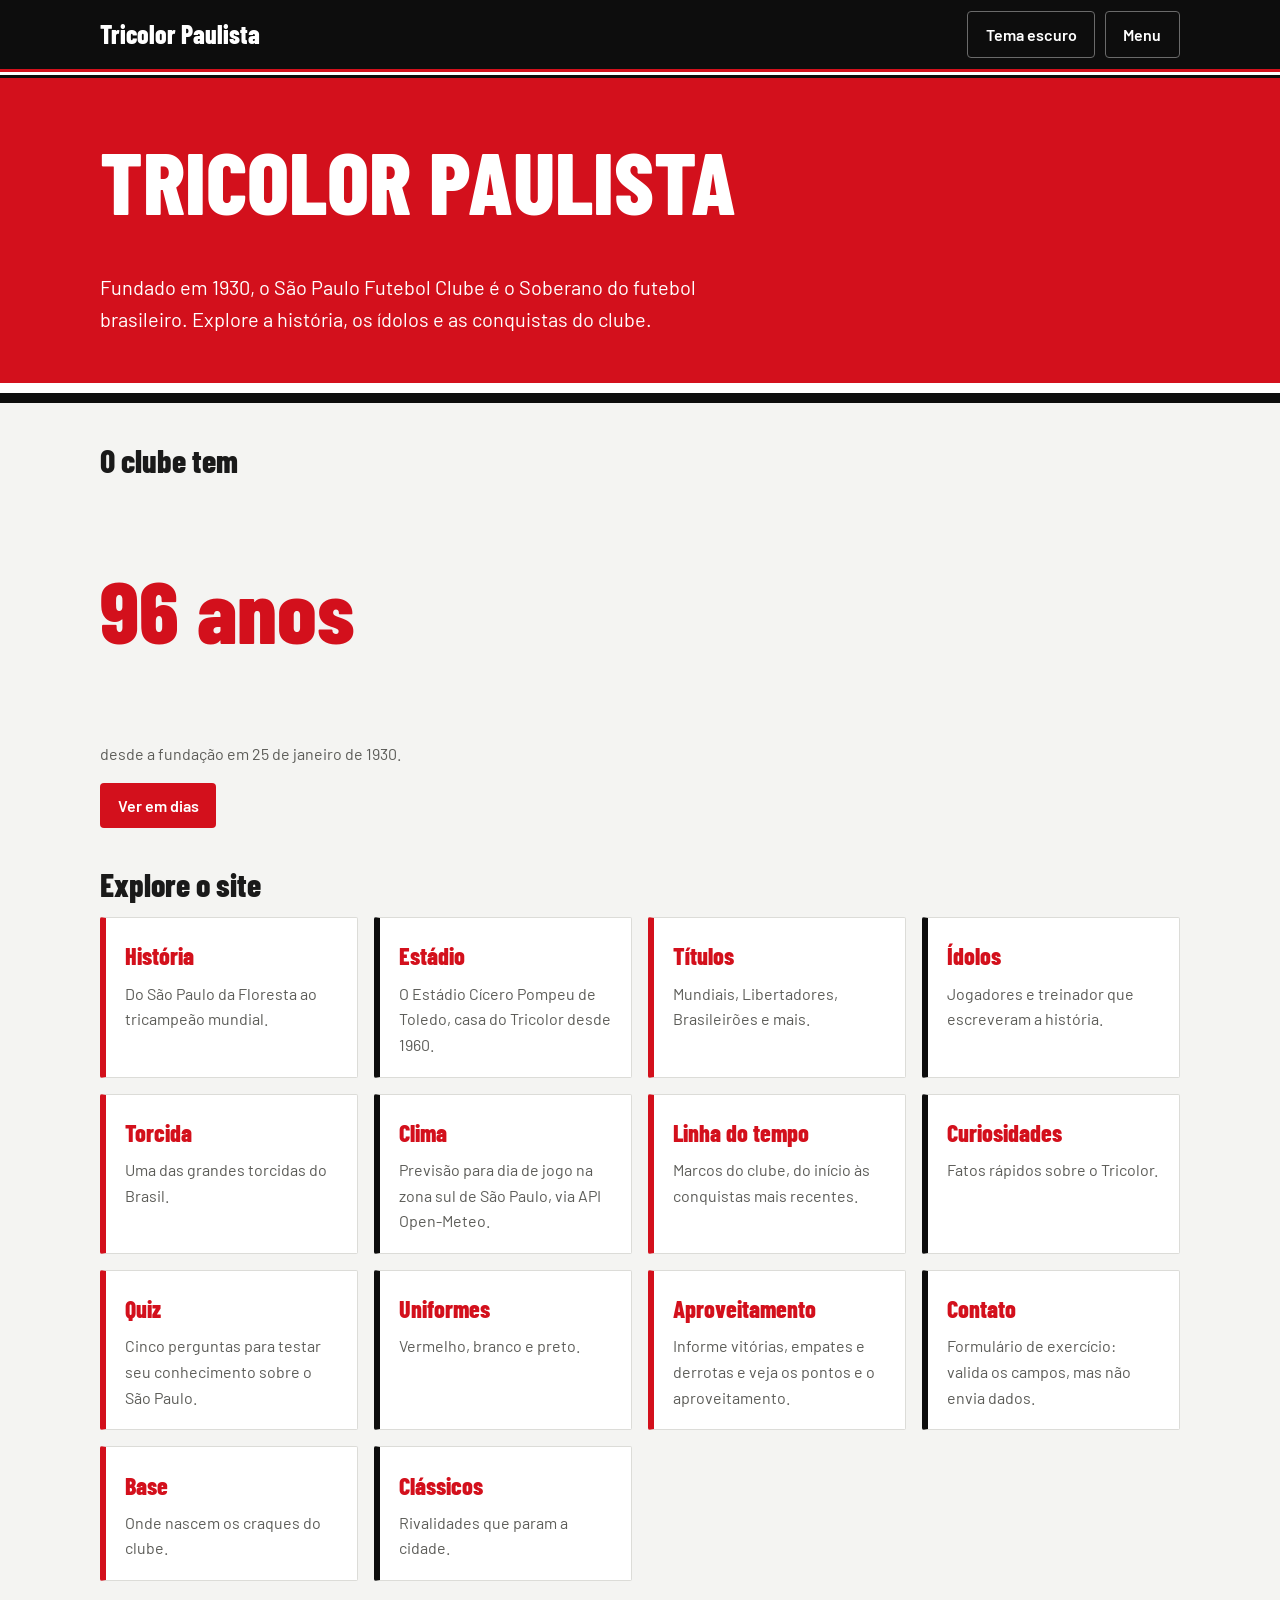
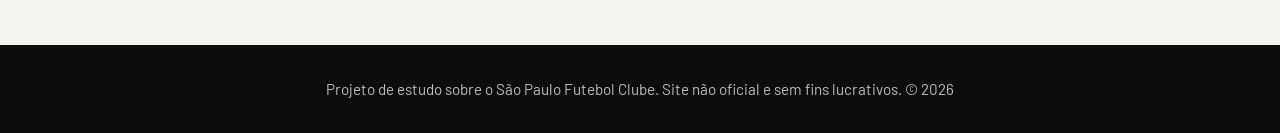
<file: index.html>
<!DOCTYPE html>
<html lang="pt-BR">
<head>
<meta charset="UTF-8">
<meta name="viewport" content="width=device-width, initial-scale=1">
<title>Início | Tricolor Paulista</title>
<meta name="description" content="Fundado em 1930, o São Paulo Futebol Clube é o Soberano do futebol brasileiro. Explore a história, os ídolos e as conquistas do clube.">
<link rel="preconnect" href="https://fonts.googleapis.com">
<link rel="preconnect" href="https://fonts.gstatic.com" crossorigin>
<link href="https://fonts.googleapis.com/css2?family=Barlow+Condensed:wght@700;800&family=Barlow:wght@400;600&display=swap" rel="stylesheet">
<!-- CSS EXTERNO -->
<link rel="stylesheet" href="css/style.css">
<!-- CSS INTERNO (específico desta página) -->
<style>
#pagina-index .numero{font-size:5.5rem}
#atalhos .card:nth-child(even){border-left-color:#0d0d0d}
</style>
</head>
<body id="pagina-index">
<a class="skip" href="#conteudo">Ir para o conteúdo</a>
<header id="topo">
  <div class="container barra">
    <a class="marca" href="index.html">Tricolor Paulista</a>
    <button id="btn-tema" type="button">Tema escuro</button>
    <button id="btn-menu" type="button" aria-expanded="false" aria-controls="menu">Menu</button>
  </div>
  <nav id="menu" aria-label="Páginas do site" hidden>
    <ul>
      <li><a href="index.html" aria-current="page">Início</a></li>
      <li><a href="historia.html">História</a></li>
      <li><a href="estadio.html">Estádio</a></li>
      <li><a href="titulos.html">Títulos</a></li>
      <li><a href="idolos.html">Ídolos</a></li>
      <li><a href="torcida.html">Torcida</a></li>
      <li><a href="clima.html">Clima</a></li>
      <li><a href="linha-do-tempo.html">Linha do tempo</a></li>
      <li><a href="curiosidades.html">Curiosidades</a></li>
      <li><a href="quiz.html">Quiz</a></li>
      <li><a href="uniformes.html">Uniformes</a></li>
      <li><a href="aproveitamento.html">Aproveitamento</a></li>
      <li><a href="contato.html">Contato</a></li>
      <li><a href="base.html">Base</a></li>
      <li><a href="classicos.html">Clássicos</a></li>
    </ul>
  </nav>
  <!-- CSS INLINE -->
  <div class="faixa" style="height:9px"></div>
</header>
<main id="conteudo">
  <section class="hero">
    <div class="container">
      <h1>Tricolor Paulista</h1>
      <p class="lead">Fundado em 1930, o São Paulo Futebol Clube é o Soberano do futebol brasileiro. Explore a história, os ídolos e as conquistas do clube.</p>
    </div>
  </section>
  <div class="container conteudo">

    <h2>O clube tem</h2>
    <p class="numero" id="idade" aria-live="polite">...</p>
    <p style="color:var(--suave)">desde a fundação em 25 de janeiro de 1930.</p>
    <div class="botoes"><button id="btn-unidade" type="button">Ver em dias</button></div>
    <h2 style="margin-top:2.5rem">Explore o site</h2>
    <div class="grade" id="atalhos">
      <div class="card"><a class="titulo" href="historia.html">História</a><p>Do São Paulo da Floresta ao tricampeão mundial.</p></div>
      <div class="card"><a class="titulo" href="estadio.html">Estádio</a><p>O Estádio Cícero Pompeu de Toledo, casa do Tricolor desde 1960.</p></div>
      <div class="card"><a class="titulo" href="titulos.html">Títulos</a><p>Mundiais, Libertadores, Brasileirões e mais.</p></div>
      <div class="card"><a class="titulo" href="idolos.html">Ídolos</a><p>Jogadores e treinador que escreveram a história.</p></div>
      <div class="card"><a class="titulo" href="torcida.html">Torcida</a><p>Uma das grandes torcidas do Brasil.</p></div>
      <div class="card"><a class="titulo" href="clima.html">Clima</a><p>Previsão para dia de jogo na zona sul de São Paulo, via API Open-Meteo.</p></div>
      <div class="card"><a class="titulo" href="linha-do-tempo.html">Linha do tempo</a><p>Marcos do clube, do início às conquistas mais recentes.</p></div>
      <div class="card"><a class="titulo" href="curiosidades.html">Curiosidades</a><p>Fatos rápidos sobre o Tricolor.</p></div>
      <div class="card"><a class="titulo" href="quiz.html">Quiz</a><p>Cinco perguntas para testar seu conhecimento sobre o São Paulo.</p></div>
      <div class="card"><a class="titulo" href="uniformes.html">Uniformes</a><p>Vermelho, branco e preto.</p></div>
      <div class="card"><a class="titulo" href="aproveitamento.html">Aproveitamento</a><p>Informe vitórias, empates e derrotas e veja os pontos e o aproveitamento.</p></div>
      <div class="card"><a class="titulo" href="contato.html">Contato</a><p>Formulário de exercício: valida os campos, mas não envia dados.</p></div>
      <div class="card"><a class="titulo" href="base.html">Base</a><p>Onde nascem os craques do clube.</p></div>
      <div class="card"><a class="titulo" href="classicos.html">Clássicos</a><p>Rivalidades que param a cidade.</p></div></div>

  </div>
</main>
<footer>
  <div class="container">
    <p style="margin:0">Projeto de estudo sobre o São Paulo Futebol Clube. Site não oficial e sem fins lucrativos. &copy; <span id="ano"></span></p>
  </div>
</footer>
<script src="js/main.js"></script>
<script src="js/index.js"></script>
</body>
</html>
</file>
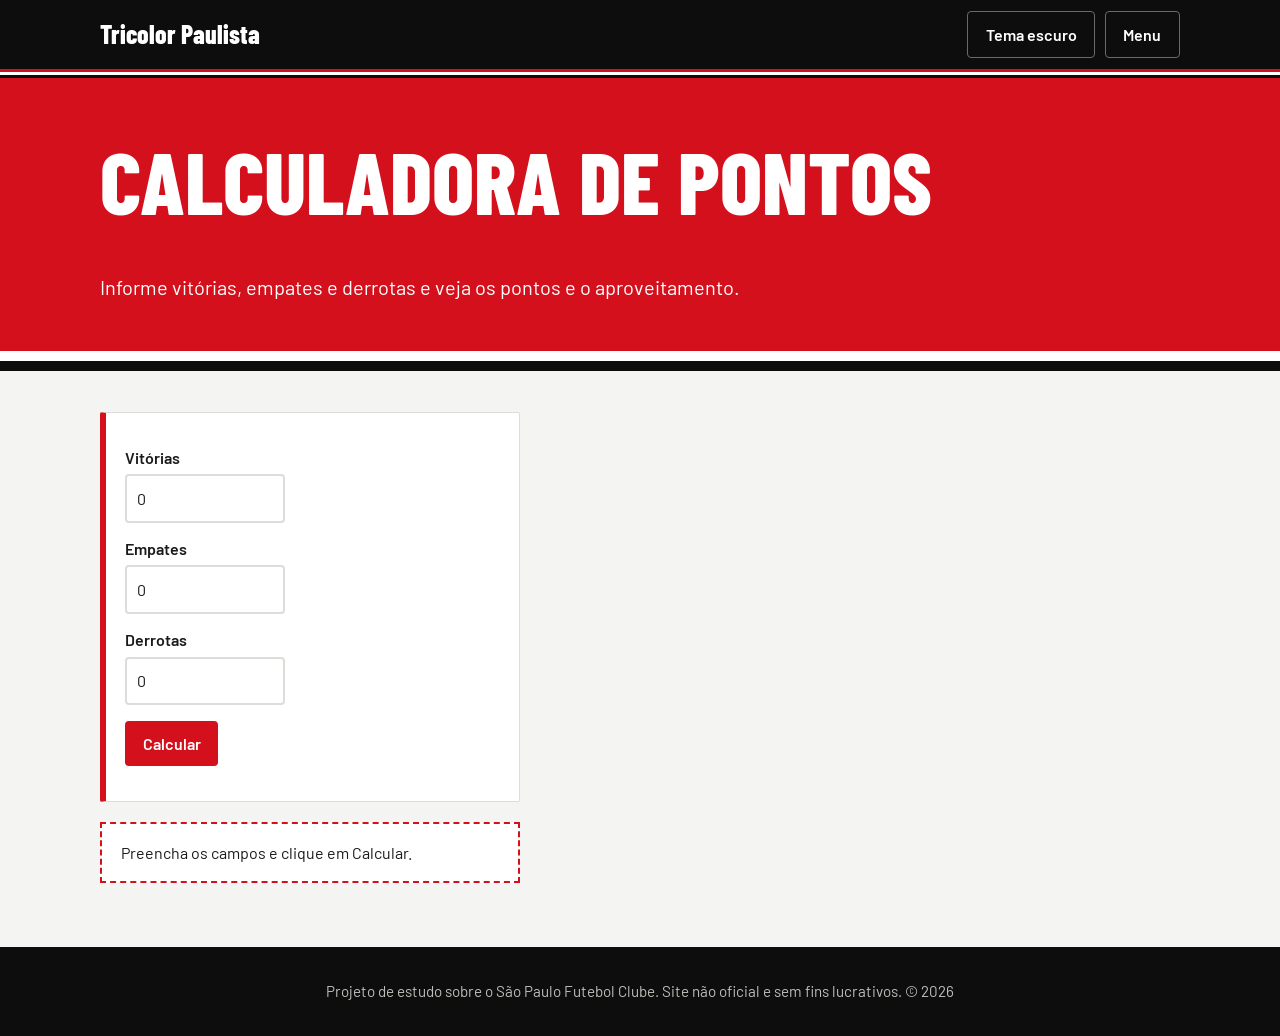
<file: aproveitamento.html>
<!DOCTYPE html>
<html lang="pt-BR">
<head>
<meta charset="UTF-8">
<meta name="viewport" content="width=device-width, initial-scale=1">
<title>Aproveitamento | Tricolor Paulista</title>
<meta name="description" content="Informe vitórias, empates e derrotas e veja os pontos e o aproveitamento.">
<link rel="preconnect" href="https://fonts.googleapis.com">
<link rel="preconnect" href="https://fonts.gstatic.com" crossorigin>
<link href="https://fonts.googleapis.com/css2?family=Barlow+Condensed:wght@700;800&family=Barlow:wght@400;600&display=swap" rel="stylesheet">
<!-- CSS EXTERNO -->
<link rel="stylesheet" href="css/style.css">
<!-- CSS INTERNO (específico desta página) -->
<style>
#form-calc input{max-width:160px}
</style>
</head>
<body id="pagina-aproveitamento">
<a class="skip" href="#conteudo">Ir para o conteúdo</a>
<header id="topo">
  <div class="container barra">
    <a class="marca" href="index.html">Tricolor Paulista</a>
    <button id="btn-tema" type="button">Tema escuro</button>
    <button id="btn-menu" type="button" aria-expanded="false" aria-controls="menu">Menu</button>
  </div>
  <nav id="menu" aria-label="Páginas do site" hidden>
    <ul>
      <li><a href="index.html">Início</a></li>
      <li><a href="historia.html">História</a></li>
      <li><a href="estadio.html">Estádio</a></li>
      <li><a href="titulos.html">Títulos</a></li>
      <li><a href="idolos.html">Ídolos</a></li>
      <li><a href="torcida.html">Torcida</a></li>
      <li><a href="clima.html">Clima</a></li>
      <li><a href="linha-do-tempo.html">Linha do tempo</a></li>
      <li><a href="curiosidades.html">Curiosidades</a></li>
      <li><a href="quiz.html">Quiz</a></li>
      <li><a href="uniformes.html">Uniformes</a></li>
      <li><a href="aproveitamento.html" aria-current="page">Aproveitamento</a></li>
      <li><a href="contato.html">Contato</a></li>
      <li><a href="base.html">Base</a></li>
      <li><a href="classicos.html">Clássicos</a></li>
    </ul>
  </nav>
  <!-- CSS INLINE -->
  <div class="faixa" style="height:9px"></div>
</header>
<main id="conteudo">
  <section class="hero">
    <div class="container">
      <h1>Calculadora de pontos</h1>
      <p class="lead">Informe vitórias, empates e derrotas e veja os pontos e o aproveitamento.</p>
    </div>
  </section>
  <div class="container conteudo">

    <form id="form-calc" class="card" style="max-width:420px" novalidate>
      <label for="v">Vitórias</label><input id="v" type="number" min="0" value="0">
      <label for="e">Empates</label><input id="e" type="number" min="0" value="0">
      <label for="d">Derrotas</label><input id="d" type="number" min="0" value="0">
      <div class="botoes"><button type="submit">Calcular</button></div>
    </form>
    <div class="resultado" id="saida-calc" aria-live="polite" style="max-width:420px">Preencha os campos e clique em Calcular.</div>

  </div>
</main>
<footer>
  <div class="container">
    <p style="margin:0">Projeto de estudo sobre o São Paulo Futebol Clube. Site não oficial e sem fins lucrativos. &copy; <span id="ano"></span></p>
  </div>
</footer>
<script src="js/main.js"></script>
<script src="js/aproveitamento.js"></script>
</body>
</html>
</file>
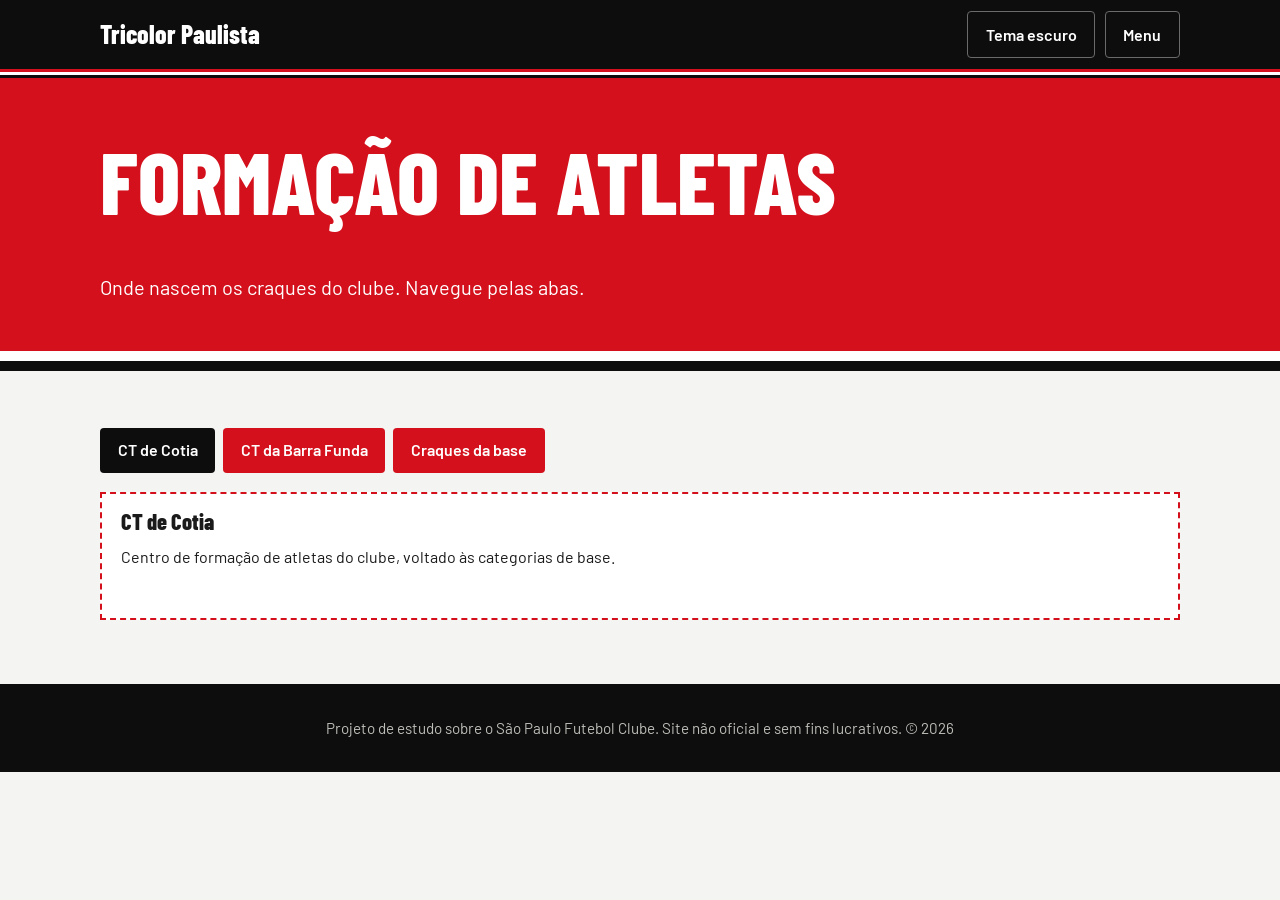
<file: base.html>
<!DOCTYPE html>
<html lang="pt-BR">
<head>
<meta charset="UTF-8">
<meta name="viewport" content="width=device-width, initial-scale=1">
<title>Base | Tricolor Paulista</title>
<meta name="description" content="Onde nascem os craques do clube. Navegue pelas abas.">
<link rel="preconnect" href="https://fonts.googleapis.com">
<link rel="preconnect" href="https://fonts.gstatic.com" crossorigin>
<link href="https://fonts.googleapis.com/css2?family=Barlow+Condensed:wght@700;800&family=Barlow:wght@400;600&display=swap" rel="stylesheet">
<!-- CSS EXTERNO -->
<link rel="stylesheet" href="css/style.css">
<!-- CSS INTERNO (específico desta página) -->
<style>
#painel{min-height:8rem}
</style>
</head>
<body id="pagina-base">
<a class="skip" href="#conteudo">Ir para o conteúdo</a>
<header id="topo">
  <div class="container barra">
    <a class="marca" href="index.html">Tricolor Paulista</a>
    <button id="btn-tema" type="button">Tema escuro</button>
    <button id="btn-menu" type="button" aria-expanded="false" aria-controls="menu">Menu</button>
  </div>
  <nav id="menu" aria-label="Páginas do site" hidden>
    <ul>
      <li><a href="index.html">Início</a></li>
      <li><a href="historia.html">História</a></li>
      <li><a href="estadio.html">Estádio</a></li>
      <li><a href="titulos.html">Títulos</a></li>
      <li><a href="idolos.html">Ídolos</a></li>
      <li><a href="torcida.html">Torcida</a></li>
      <li><a href="clima.html">Clima</a></li>
      <li><a href="linha-do-tempo.html">Linha do tempo</a></li>
      <li><a href="curiosidades.html">Curiosidades</a></li>
      <li><a href="quiz.html">Quiz</a></li>
      <li><a href="uniformes.html">Uniformes</a></li>
      <li><a href="aproveitamento.html">Aproveitamento</a></li>
      <li><a href="contato.html">Contato</a></li>
      <li><a href="base.html" aria-current="page">Base</a></li>
      <li><a href="classicos.html">Clássicos</a></li>
    </ul>
  </nav>
  <!-- CSS INLINE -->
  <div class="faixa" style="height:9px"></div>
</header>
<main id="conteudo">
  <section class="hero">
    <div class="container">
      <h1>Formação de atletas</h1>
      <p class="lead">Onde nascem os craques do clube. Navegue pelas abas.</p>
    </div>
  </section>
  <div class="container conteudo">

    <div class="botoes" role="tablist" id="abas">
      <button type="button" role="tab" data-aba="cotia" aria-selected="true">CT de Cotia</button>
      <button type="button" role="tab" data-aba="barra" aria-selected="false">CT da Barra Funda</button>
      <button type="button" role="tab" data-aba="cria" aria-selected="false">Craques da base</button>
    </div>
    <section class="resultado" id="painel" role="tabpanel" aria-live="polite"></section>

  </div>
</main>
<footer>
  <div class="container">
    <p style="margin:0">Projeto de estudo sobre o São Paulo Futebol Clube. Site não oficial e sem fins lucrativos. &copy; <span id="ano"></span></p>
  </div>
</footer>
<script src="js/main.js"></script>
<script src="js/base.js"></script>
</body>
</html>
</file>
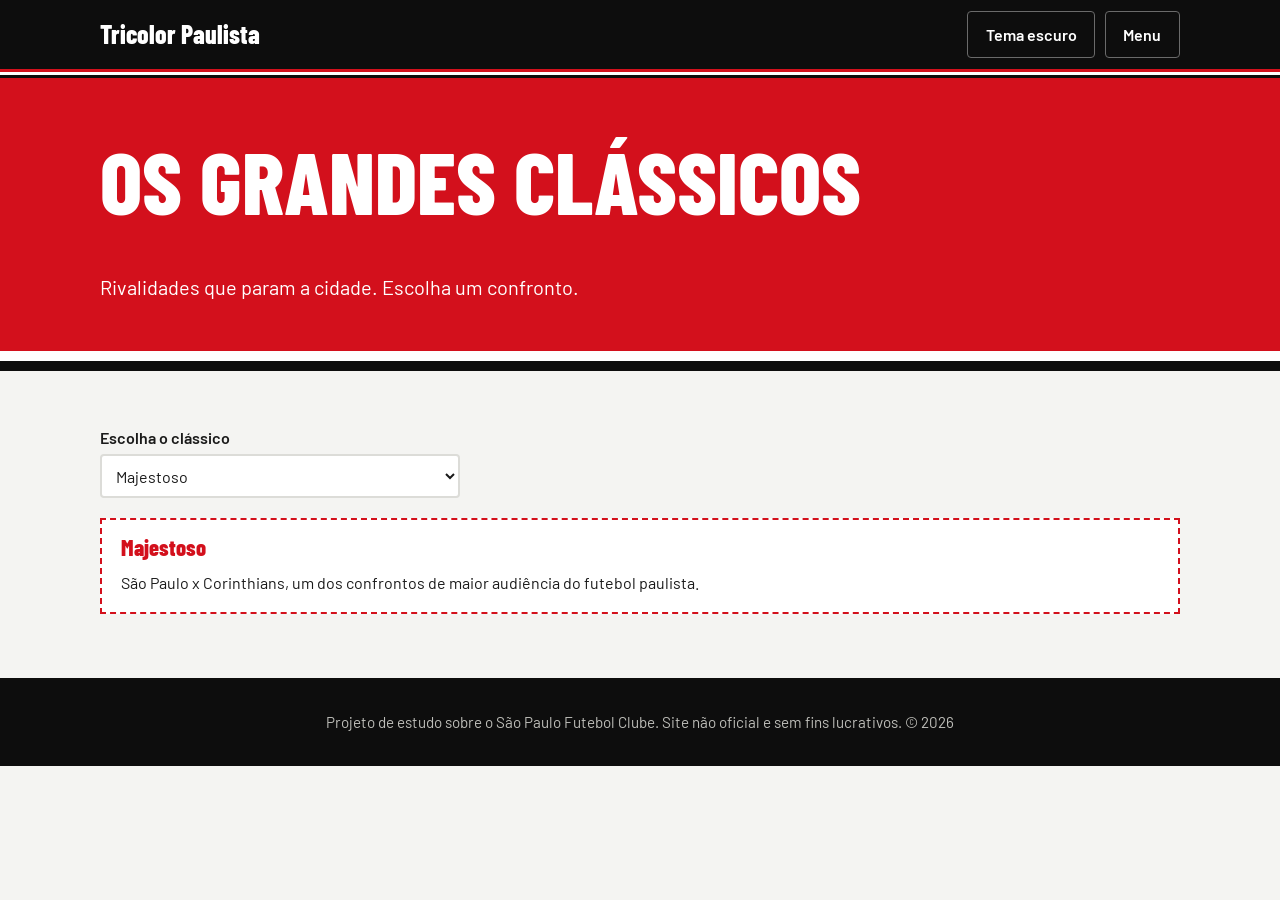
<file: classicos.html>
<!DOCTYPE html>
<html lang="pt-BR">
<head>
<meta charset="UTF-8">
<meta name="viewport" content="width=device-width, initial-scale=1">
<title>Clássicos | Tricolor Paulista</title>
<meta name="description" content="Rivalidades que param a cidade. Escolha um confronto.">
<link rel="preconnect" href="https://fonts.googleapis.com">
<link rel="preconnect" href="https://fonts.gstatic.com" crossorigin>
<link href="https://fonts.googleapis.com/css2?family=Barlow+Condensed:wght@700;800&family=Barlow:wght@400;600&display=swap" rel="stylesheet">
<!-- CSS EXTERNO -->
<link rel="stylesheet" href="css/style.css">
<!-- CSS INTERNO (específico desta página) -->
<style>
#info-classico h3{color:var(--vermelho)}
</style>
</head>
<body id="pagina-classicos">
<a class="skip" href="#conteudo">Ir para o conteúdo</a>
<header id="topo">
  <div class="container barra">
    <a class="marca" href="index.html">Tricolor Paulista</a>
    <button id="btn-tema" type="button">Tema escuro</button>
    <button id="btn-menu" type="button" aria-expanded="false" aria-controls="menu">Menu</button>
  </div>
  <nav id="menu" aria-label="Páginas do site" hidden>
    <ul>
      <li><a href="index.html">Início</a></li>
      <li><a href="historia.html">História</a></li>
      <li><a href="estadio.html">Estádio</a></li>
      <li><a href="titulos.html">Títulos</a></li>
      <li><a href="idolos.html">Ídolos</a></li>
      <li><a href="torcida.html">Torcida</a></li>
      <li><a href="clima.html">Clima</a></li>
      <li><a href="linha-do-tempo.html">Linha do tempo</a></li>
      <li><a href="curiosidades.html">Curiosidades</a></li>
      <li><a href="quiz.html">Quiz</a></li>
      <li><a href="uniformes.html">Uniformes</a></li>
      <li><a href="aproveitamento.html">Aproveitamento</a></li>
      <li><a href="contato.html">Contato</a></li>
      <li><a href="base.html">Base</a></li>
      <li><a href="classicos.html" aria-current="page">Clássicos</a></li>
    </ul>
  </nav>
  <!-- CSS INLINE -->
  <div class="faixa" style="height:9px"></div>
</header>
<main id="conteudo">
  <section class="hero">
    <div class="container">
      <h1>Os grandes clássicos</h1>
      <p class="lead">Rivalidades que param a cidade. Escolha um confronto.</p>
    </div>
  </section>
  <div class="container conteudo">

    <label for="rival">Escolha o clássico</label>
    <select id="rival" style="max-width:360px">
      <option value="majestoso">Majestoso</option>
      <option value="sansao">San-São</option>
      <option value="choque">Choque-Rei</option>
    </select>
    <article class="resultado" id="info-classico" aria-live="polite"></article>

  </div>
</main>
<footer>
  <div class="container">
    <p style="margin:0">Projeto de estudo sobre o São Paulo Futebol Clube. Site não oficial e sem fins lucrativos. &copy; <span id="ano"></span></p>
  </div>
</footer>
<script src="js/main.js"></script>
<script src="js/classicos.js"></script>
</body>
</html>
</file>
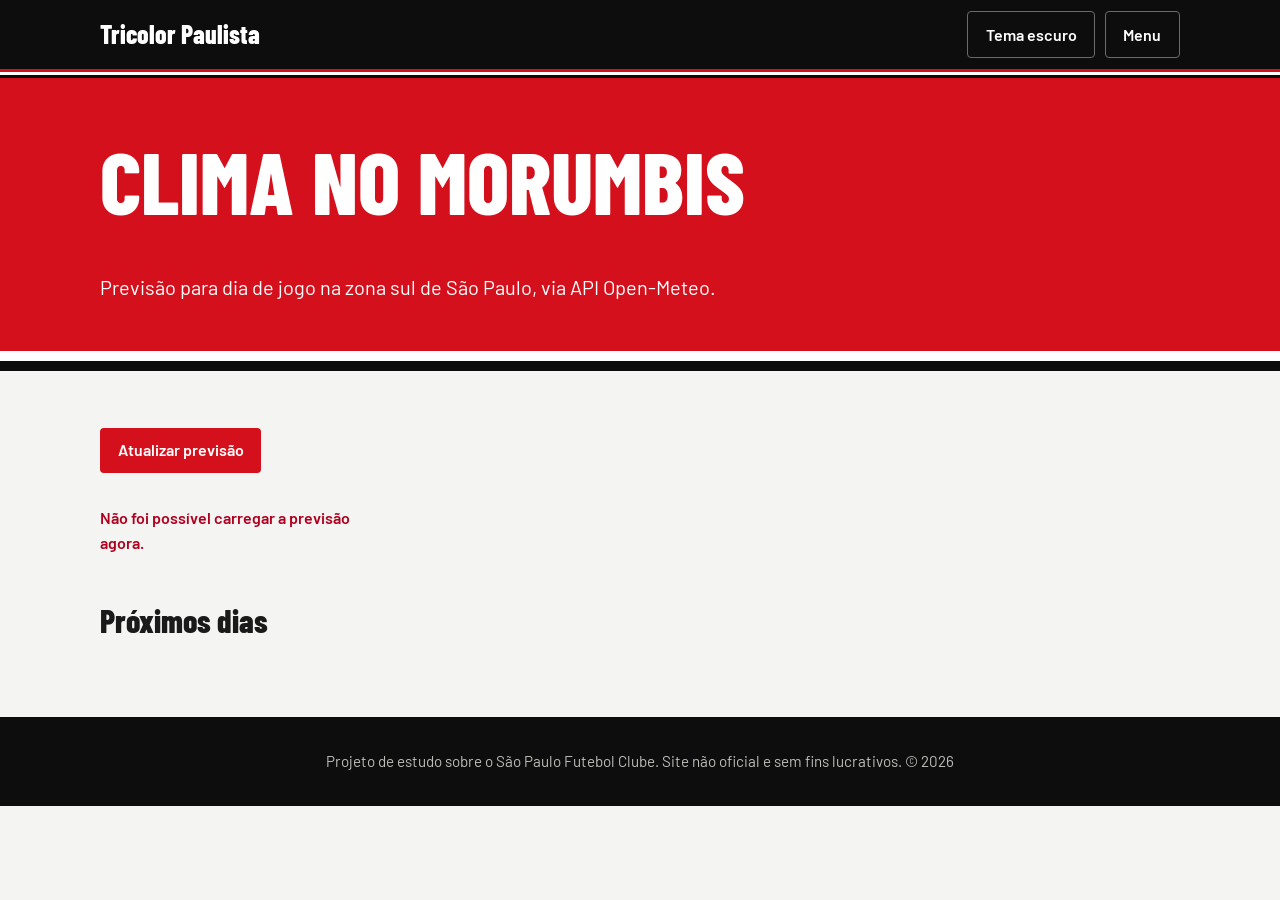
<file: clima.html>
<!DOCTYPE html>
<html lang="pt-BR">
<head>
<meta charset="UTF-8">
<meta name="viewport" content="width=device-width, initial-scale=1">
<title>Clima | Tricolor Paulista</title>
<meta name="description" content="Previsão para dia de jogo na zona sul de São Paulo, via API Open-Meteo.">
<link rel="preconnect" href="https://fonts.googleapis.com">
<link rel="preconnect" href="https://fonts.gstatic.com" crossorigin>
<link href="https://fonts.googleapis.com/css2?family=Barlow+Condensed:wght@700;800&family=Barlow:wght@400;600&display=swap" rel="stylesheet">
<!-- CSS EXTERNO -->
<link rel="stylesheet" href="css/style.css">
<!-- CSS INTERNO (específico desta página) -->
<style>
#clima-dias h3{text-transform:capitalize}
</style>
</head>
<body id="pagina-clima">
<a class="skip" href="#conteudo">Ir para o conteúdo</a>
<header id="topo">
  <div class="container barra">
    <a class="marca" href="index.html">Tricolor Paulista</a>
    <button id="btn-tema" type="button">Tema escuro</button>
    <button id="btn-menu" type="button" aria-expanded="false" aria-controls="menu">Menu</button>
  </div>
  <nav id="menu" aria-label="Páginas do site" hidden>
    <ul>
      <li><a href="index.html">Início</a></li>
      <li><a href="historia.html">História</a></li>
      <li><a href="estadio.html">Estádio</a></li>
      <li><a href="titulos.html">Títulos</a></li>
      <li><a href="idolos.html">Ídolos</a></li>
      <li><a href="torcida.html">Torcida</a></li>
      <li><a href="clima.html" aria-current="page">Clima</a></li>
      <li><a href="linha-do-tempo.html">Linha do tempo</a></li>
      <li><a href="curiosidades.html">Curiosidades</a></li>
      <li><a href="quiz.html">Quiz</a></li>
      <li><a href="uniformes.html">Uniformes</a></li>
      <li><a href="aproveitamento.html">Aproveitamento</a></li>
      <li><a href="contato.html">Contato</a></li>
      <li><a href="base.html">Base</a></li>
      <li><a href="classicos.html">Clássicos</a></li>
    </ul>
  </nav>
  <!-- CSS INLINE -->
  <div class="faixa" style="height:9px"></div>
</header>
<main id="conteudo">
  <section class="hero">
    <div class="container">
      <h1>Clima no Morumbis</h1>
      <p class="lead">Previsão para dia de jogo na zona sul de São Paulo, via API Open-Meteo.</p>
    </div>
  </section>
  <div class="container conteudo">

    <div class="botoes"><button type="button" id="btn-clima">Atualizar previsão</button></div>
    <div class="grade" id="clima-agora" aria-live="polite"></div>
    <h2 style="margin-top:2rem">Próximos dias</h2>
    <div class="grade" id="clima-dias"></div>

  </div>
</main>
<footer>
  <div class="container">
    <p style="margin:0">Projeto de estudo sobre o São Paulo Futebol Clube. Site não oficial e sem fins lucrativos. &copy; <span id="ano"></span></p>
  </div>
</footer>
<script src="js/main.js"></script>
<script src="js/clima.js"></script>
</body>
</html>
</file>
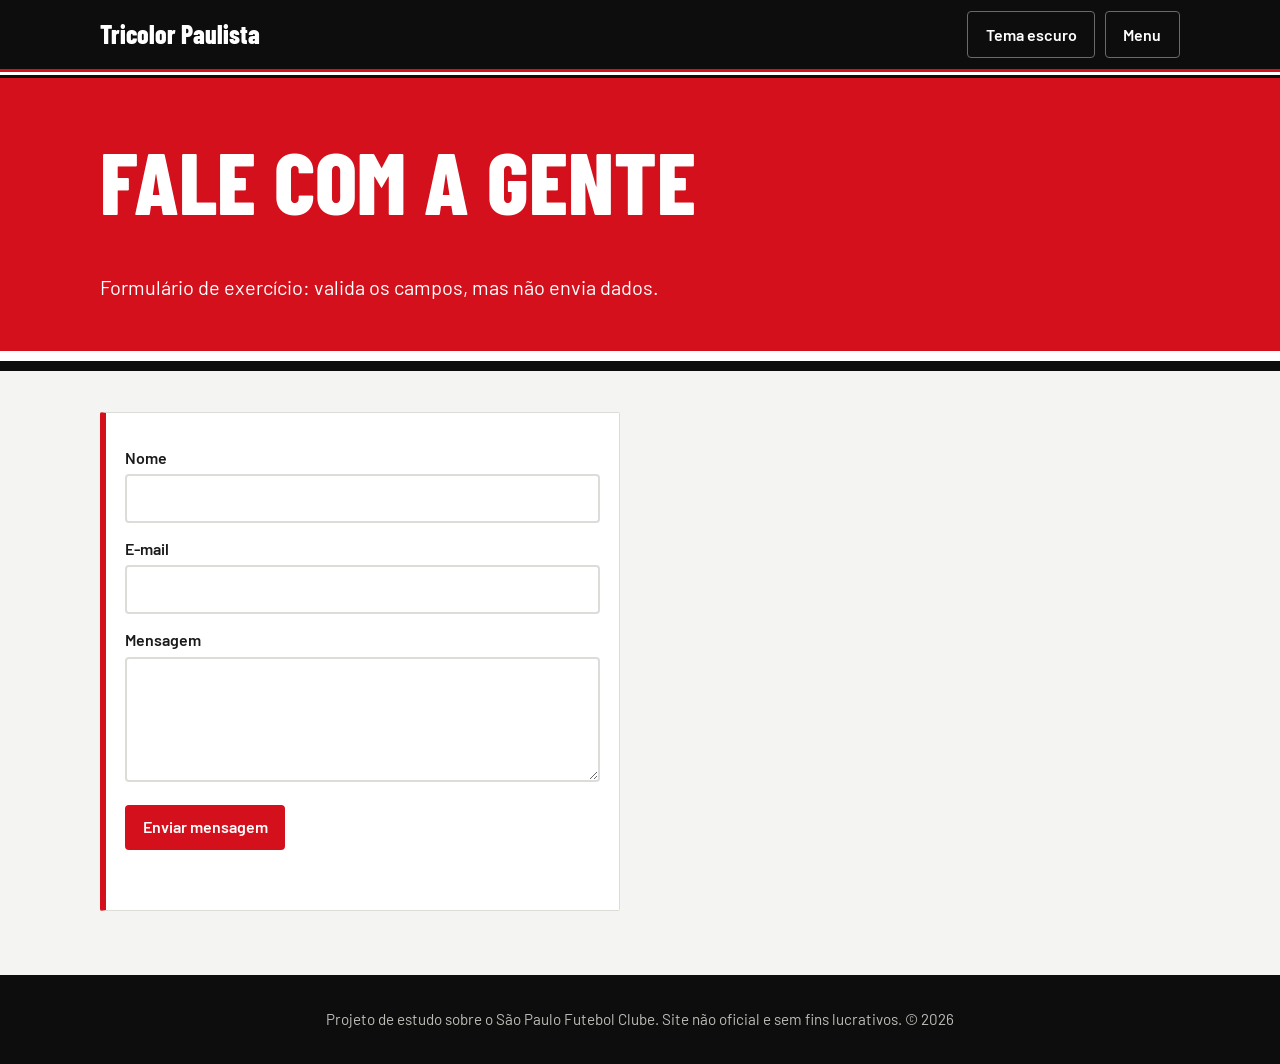
<file: contato.html>
<!DOCTYPE html>
<html lang="pt-BR">
<head>
<meta charset="UTF-8">
<meta name="viewport" content="width=device-width, initial-scale=1">
<title>Contato | Tricolor Paulista</title>
<meta name="description" content="Formulário de exercício: valida os campos, mas não envia dados.">
<link rel="preconnect" href="https://fonts.googleapis.com">
<link rel="preconnect" href="https://fonts.gstatic.com" crossorigin>
<link href="https://fonts.googleapis.com/css2?family=Barlow+Condensed:wght@700;800&family=Barlow:wght@400;600&display=swap" rel="stylesheet">
<!-- CSS EXTERNO -->
<link rel="stylesheet" href="css/style.css">
<!-- CSS INTERNO (específico desta página) -->
<style>
#retorno{min-height:1.6rem}
</style>
</head>
<body id="pagina-contato">
<a class="skip" href="#conteudo">Ir para o conteúdo</a>
<header id="topo">
  <div class="container barra">
    <a class="marca" href="index.html">Tricolor Paulista</a>
    <button id="btn-tema" type="button">Tema escuro</button>
    <button id="btn-menu" type="button" aria-expanded="false" aria-controls="menu">Menu</button>
  </div>
  <nav id="menu" aria-label="Páginas do site" hidden>
    <ul>
      <li><a href="index.html">Início</a></li>
      <li><a href="historia.html">História</a></li>
      <li><a href="estadio.html">Estádio</a></li>
      <li><a href="titulos.html">Títulos</a></li>
      <li><a href="idolos.html">Ídolos</a></li>
      <li><a href="torcida.html">Torcida</a></li>
      <li><a href="clima.html">Clima</a></li>
      <li><a href="linha-do-tempo.html">Linha do tempo</a></li>
      <li><a href="curiosidades.html">Curiosidades</a></li>
      <li><a href="quiz.html">Quiz</a></li>
      <li><a href="uniformes.html">Uniformes</a></li>
      <li><a href="aproveitamento.html">Aproveitamento</a></li>
      <li><a href="contato.html" aria-current="page">Contato</a></li>
      <li><a href="base.html">Base</a></li>
      <li><a href="classicos.html">Clássicos</a></li>
    </ul>
  </nav>
  <!-- CSS INLINE -->
  <div class="faixa" style="height:9px"></div>
</header>
<main id="conteudo">
  <section class="hero">
    <div class="container">
      <h1>Fale com a gente</h1>
      <p class="lead">Formulário de exercício: valida os campos, mas não envia dados.</p>
    </div>
  </section>
  <div class="container conteudo">

    <form id="form-contato" class="card" style="max-width:520px" novalidate>
      <label for="nome">Nome</label><input id="nome" autocomplete="name">
      <label for="email">E-mail</label><input id="email" type="email" autocomplete="email">
      <label for="msg">Mensagem</label><textarea id="msg" rows="4"></textarea>
      <div class="botoes"><button type="submit">Enviar mensagem</button></div>
      <p id="retorno" aria-live="polite" style="font-weight:600"></p>
    </form>

  </div>
</main>
<footer>
  <div class="container">
    <p style="margin:0">Projeto de estudo sobre o São Paulo Futebol Clube. Site não oficial e sem fins lucrativos. &copy; <span id="ano"></span></p>
  </div>
</footer>
<script src="js/main.js"></script>
<script src="js/contato.js"></script>
</body>
</html>
</file>
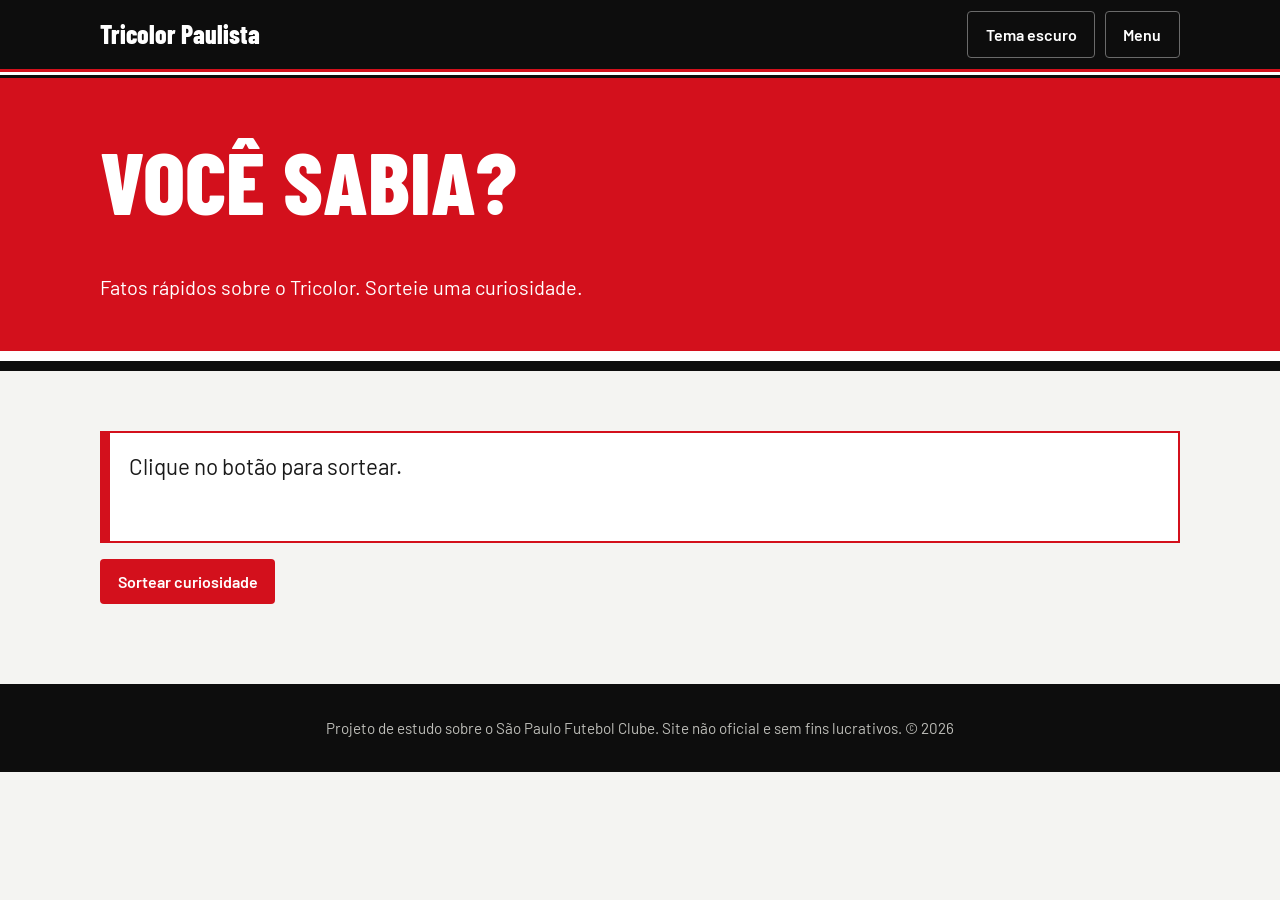
<file: curiosidades.html>
<!DOCTYPE html>
<html lang="pt-BR">
<head>
<meta charset="UTF-8">
<meta name="viewport" content="width=device-width, initial-scale=1">
<title>Curiosidades | Tricolor Paulista</title>
<meta name="description" content="Fatos rápidos sobre o Tricolor. Sorteie uma curiosidade.">
<link rel="preconnect" href="https://fonts.googleapis.com">
<link rel="preconnect" href="https://fonts.gstatic.com" crossorigin>
<link href="https://fonts.googleapis.com/css2?family=Barlow+Condensed:wght@700;800&family=Barlow:wght@400;600&display=swap" rel="stylesheet">
<!-- CSS EXTERNO -->
<link rel="stylesheet" href="css/style.css">
<!-- CSS INTERNO (específico desta página) -->
<style>
#fato{border-style:solid;border-width:2px 2px 2px 10px}
</style>
</head>
<body id="pagina-curiosidades">
<a class="skip" href="#conteudo">Ir para o conteúdo</a>
<header id="topo">
  <div class="container barra">
    <a class="marca" href="index.html">Tricolor Paulista</a>
    <button id="btn-tema" type="button">Tema escuro</button>
    <button id="btn-menu" type="button" aria-expanded="false" aria-controls="menu">Menu</button>
  </div>
  <nav id="menu" aria-label="Páginas do site" hidden>
    <ul>
      <li><a href="index.html">Início</a></li>
      <li><a href="historia.html">História</a></li>
      <li><a href="estadio.html">Estádio</a></li>
      <li><a href="titulos.html">Títulos</a></li>
      <li><a href="idolos.html">Ídolos</a></li>
      <li><a href="torcida.html">Torcida</a></li>
      <li><a href="clima.html">Clima</a></li>
      <li><a href="linha-do-tempo.html">Linha do tempo</a></li>
      <li><a href="curiosidades.html" aria-current="page">Curiosidades</a></li>
      <li><a href="quiz.html">Quiz</a></li>
      <li><a href="uniformes.html">Uniformes</a></li>
      <li><a href="aproveitamento.html">Aproveitamento</a></li>
      <li><a href="contato.html">Contato</a></li>
      <li><a href="base.html">Base</a></li>
      <li><a href="classicos.html">Clássicos</a></li>
    </ul>
  </nav>
  <!-- CSS INLINE -->
  <div class="faixa" style="height:9px"></div>
</header>
<main id="conteudo">
  <section class="hero">
    <div class="container">
      <h1>Você sabia?</h1>
      <p class="lead">Fatos rápidos sobre o Tricolor. Sorteie uma curiosidade.</p>
    </div>
  </section>
  <div class="container conteudo">

    <article class="resultado" id="fato" style="font-size:1.4rem;min-height:7rem" aria-live="polite">Clique no botão para sortear.</article>
    <div class="botoes"><button type="button" id="btn-sortear">Sortear curiosidade</button></div>
    <p id="contador-fatos" style="color:var(--suave)"></p>

  </div>
</main>
<footer>
  <div class="container">
    <p style="margin:0">Projeto de estudo sobre o São Paulo Futebol Clube. Site não oficial e sem fins lucrativos. &copy; <span id="ano"></span></p>
  </div>
</footer>
<script src="js/main.js"></script>
<script src="js/curiosidades.js"></script>
</body>
</html>
</file>
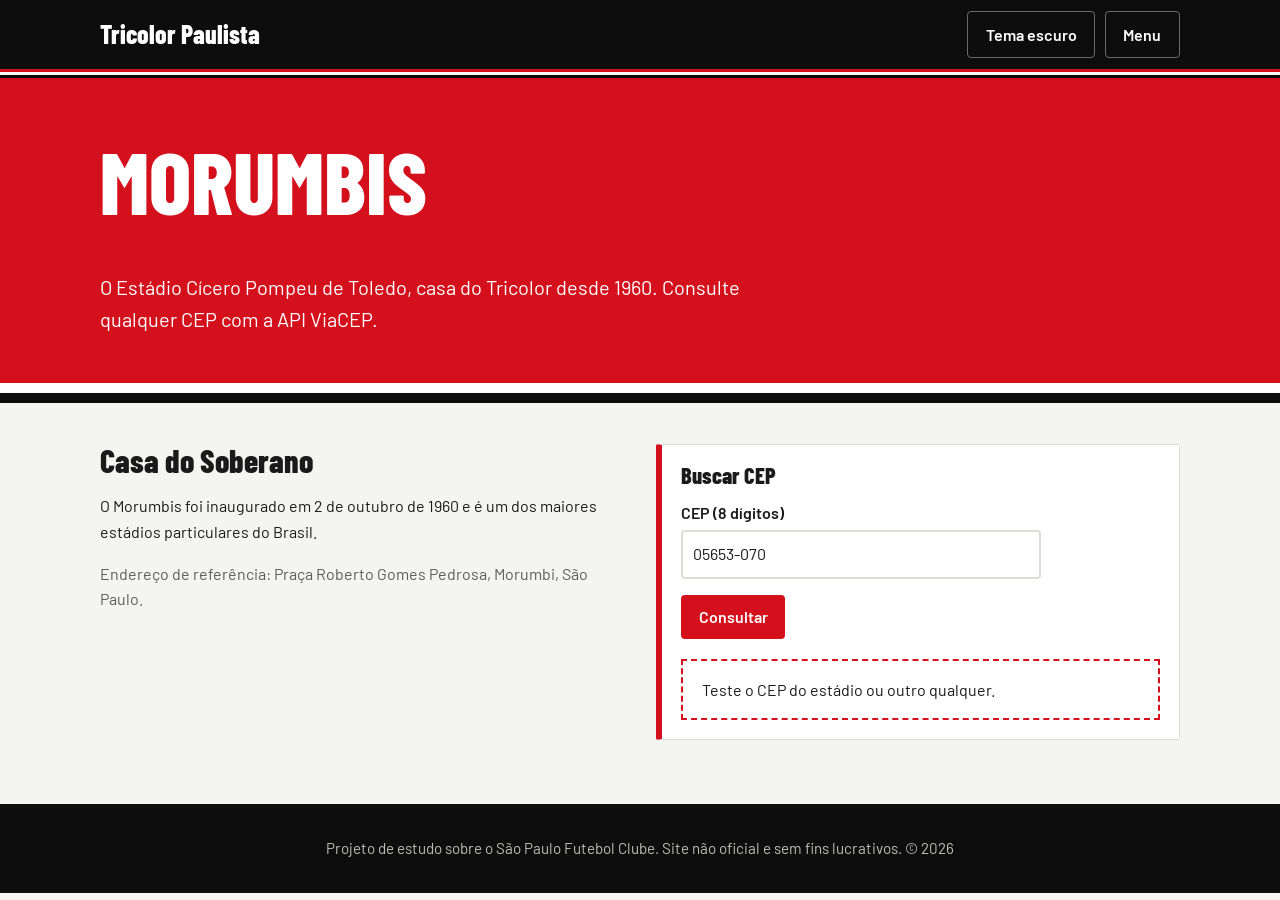
<file: estadio.html>
<!DOCTYPE html>
<html lang="pt-BR">
<head>
<meta charset="UTF-8">
<meta name="viewport" content="width=device-width, initial-scale=1">
<title>Estádio | Tricolor Paulista</title>
<meta name="description" content="O Estádio Cícero Pompeu de Toledo, casa do Tricolor desde 1960. Consulte qualquer CEP com a API ViaCEP.">
<link rel="preconnect" href="https://fonts.googleapis.com">
<link rel="preconnect" href="https://fonts.gstatic.com" crossorigin>
<link href="https://fonts.googleapis.com/css2?family=Barlow+Condensed:wght@700;800&family=Barlow:wght@400;600&display=swap" rel="stylesheet">
<!-- CSS EXTERNO -->
<link rel="stylesheet" href="css/style.css">
<!-- CSS INTERNO (específico desta página) -->
<style>
#form-cep{max-width:360px}
</style>
</head>
<body id="pagina-estadio">
<a class="skip" href="#conteudo">Ir para o conteúdo</a>
<header id="topo">
  <div class="container barra">
    <a class="marca" href="index.html">Tricolor Paulista</a>
    <button id="btn-tema" type="button">Tema escuro</button>
    <button id="btn-menu" type="button" aria-expanded="false" aria-controls="menu">Menu</button>
  </div>
  <nav id="menu" aria-label="Páginas do site" hidden>
    <ul>
      <li><a href="index.html">Início</a></li>
      <li><a href="historia.html">História</a></li>
      <li><a href="estadio.html" aria-current="page">Estádio</a></li>
      <li><a href="titulos.html">Títulos</a></li>
      <li><a href="idolos.html">Ídolos</a></li>
      <li><a href="torcida.html">Torcida</a></li>
      <li><a href="clima.html">Clima</a></li>
      <li><a href="linha-do-tempo.html">Linha do tempo</a></li>
      <li><a href="curiosidades.html">Curiosidades</a></li>
      <li><a href="quiz.html">Quiz</a></li>
      <li><a href="uniformes.html">Uniformes</a></li>
      <li><a href="aproveitamento.html">Aproveitamento</a></li>
      <li><a href="contato.html">Contato</a></li>
      <li><a href="base.html">Base</a></li>
      <li><a href="classicos.html">Clássicos</a></li>
    </ul>
  </nav>
  <!-- CSS INLINE -->
  <div class="faixa" style="height:9px"></div>
</header>
<main id="conteudo">
  <section class="hero">
    <div class="container">
      <h1>Morumbis</h1>
      <p class="lead">O Estádio Cícero Pompeu de Toledo, casa do Tricolor desde 1960. Consulte qualquer CEP com a API ViaCEP.</p>
    </div>
  </section>
  <div class="container conteudo">

    <div class="duas-colunas">
      <article>
        <h2>Casa do Soberano</h2>
        <p>O Morumbis foi inaugurado em 2 de outubro de 1960 e é um dos maiores estádios particulares do Brasil.</p>
        <p style="color:var(--suave)">Endereço de referência: Praça Roberto Gomes Pedrosa, Morumbi, São Paulo.</p>
      </article>
      <section class="card">
        <h3>Buscar CEP</h3>
        <form id="form-cep" novalidate>
          <label for="cep">CEP (8 dígitos)</label>
          <input id="cep" name="cep" inputmode="numeric" value="05653-070" maxlength="9">
          <div class="botoes"><button type="submit">Consultar</button></div>
        </form>
        <div class="resultado" id="saida-cep" aria-live="polite">Teste o CEP do estádio ou outro qualquer.</div>
      </section>
    </div>

  </div>
</main>
<footer>
  <div class="container">
    <p style="margin:0">Projeto de estudo sobre o São Paulo Futebol Clube. Site não oficial e sem fins lucrativos. &copy; <span id="ano"></span></p>
  </div>
</footer>
<script src="js/main.js"></script>
<script src="js/estadio.js"></script>
</body>
</html>
</file>
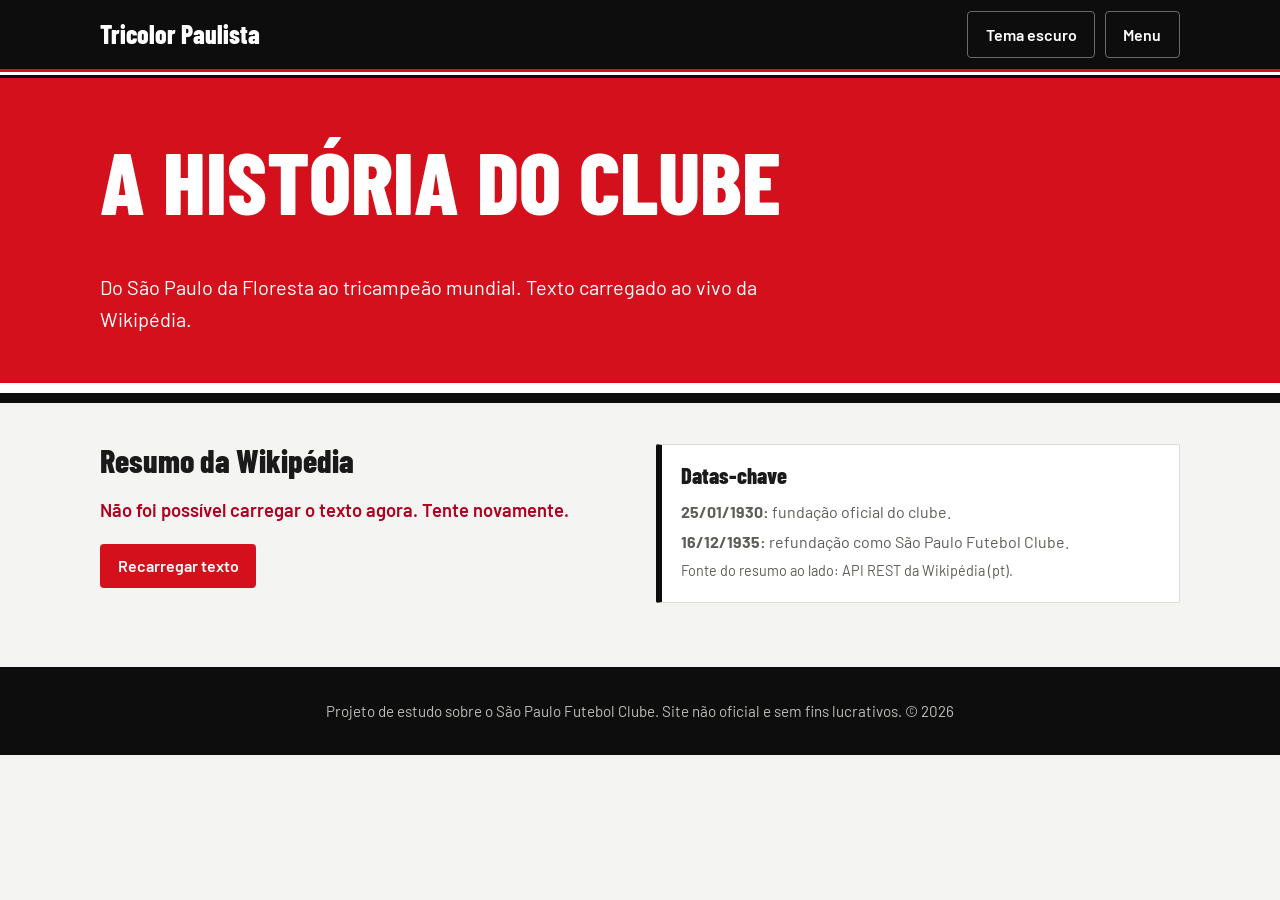
<file: historia.html>
<!DOCTYPE html>
<html lang="pt-BR">
<head>
<meta charset="UTF-8">
<meta name="viewport" content="width=device-width, initial-scale=1">
<title>História | Tricolor Paulista</title>
<meta name="description" content="Do São Paulo da Floresta ao tricampeão mundial. Texto carregado ao vivo da Wikipédia.">
<link rel="preconnect" href="https://fonts.googleapis.com">
<link rel="preconnect" href="https://fonts.gstatic.com" crossorigin>
<link href="https://fonts.googleapis.com/css2?family=Barlow+Condensed:wght@700;800&family=Barlow:wght@400;600&display=swap" rel="stylesheet">
<!-- CSS EXTERNO -->
<link rel="stylesheet" href="css/style.css">
<!-- CSS INTERNO (específico desta página) -->
<style>
#wiki-texto{font-size:1.15rem;max-width:62ch}
</style>
</head>
<body id="pagina-historia">
<a class="skip" href="#conteudo">Ir para o conteúdo</a>
<header id="topo">
  <div class="container barra">
    <a class="marca" href="index.html">Tricolor Paulista</a>
    <button id="btn-tema" type="button">Tema escuro</button>
    <button id="btn-menu" type="button" aria-expanded="false" aria-controls="menu">Menu</button>
  </div>
  <nav id="menu" aria-label="Páginas do site" hidden>
    <ul>
      <li><a href="index.html">Início</a></li>
      <li><a href="historia.html" aria-current="page">História</a></li>
      <li><a href="estadio.html">Estádio</a></li>
      <li><a href="titulos.html">Títulos</a></li>
      <li><a href="idolos.html">Ídolos</a></li>
      <li><a href="torcida.html">Torcida</a></li>
      <li><a href="clima.html">Clima</a></li>
      <li><a href="linha-do-tempo.html">Linha do tempo</a></li>
      <li><a href="curiosidades.html">Curiosidades</a></li>
      <li><a href="quiz.html">Quiz</a></li>
      <li><a href="uniformes.html">Uniformes</a></li>
      <li><a href="aproveitamento.html">Aproveitamento</a></li>
      <li><a href="contato.html">Contato</a></li>
      <li><a href="base.html">Base</a></li>
      <li><a href="classicos.html">Clássicos</a></li>
    </ul>
  </nav>
  <!-- CSS INLINE -->
  <div class="faixa" style="height:9px"></div>
</header>
<main id="conteudo">
  <section class="hero">
    <div class="container">
      <h1>A história do clube</h1>
      <p class="lead">Do São Paulo da Floresta ao tricampeão mundial. Texto carregado ao vivo da Wikipédia.</p>
    </div>
  </section>
  <div class="container conteudo">

    <div class="duas-colunas">
      <article>
        <h2>Resumo da Wikipédia</h2>
        <p id="wiki-texto" aria-live="polite">Carregando...</p>
        <p><a id="wiki-link" href="#" hidden target="_blank" rel="noopener">Ler o artigo completo</a></p>
        <button id="btn-recarregar" type="button">Recarregar texto</button>
      </article>
      <aside class="card card--preto">
        <h3>Datas-chave</h3>
        <p><strong>25/01/1930:</strong> fundação oficial do clube.</p>
        <p><strong>16/12/1935:</strong> refundação como São Paulo Futebol Clube.</p>
        <p style="font-size:.9rem">Fonte do resumo ao lado: API REST da Wikipédia (pt).</p>
      </aside>
    </div>

  </div>
</main>
<footer>
  <div class="container">
    <p style="margin:0">Projeto de estudo sobre o São Paulo Futebol Clube. Site não oficial e sem fins lucrativos. &copy; <span id="ano"></span></p>
  </div>
</footer>
<script src="js/main.js"></script>
<script src="js/historia.js"></script>
</body>
</html>
</file>
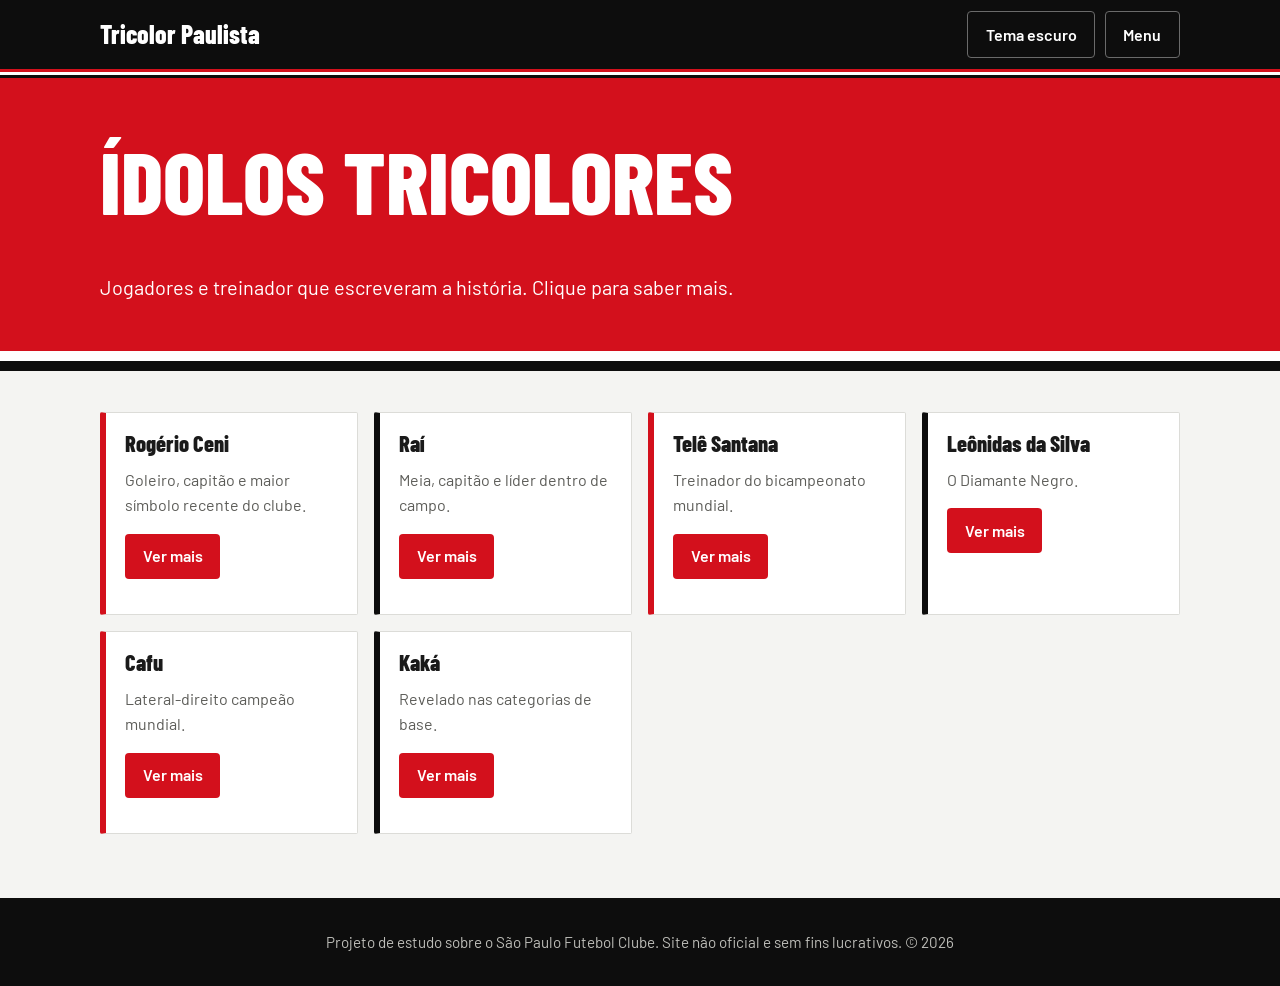
<file: idolos.html>
<!DOCTYPE html>
<html lang="pt-BR">
<head>
<meta charset="UTF-8">
<meta name="viewport" content="width=device-width, initial-scale=1">
<title>Ídolos | Tricolor Paulista</title>
<meta name="description" content="Jogadores e treinador que escreveram a história. Clique para saber mais.">
<link rel="preconnect" href="https://fonts.googleapis.com">
<link rel="preconnect" href="https://fonts.gstatic.com" crossorigin>
<link href="https://fonts.googleapis.com/css2?family=Barlow+Condensed:wght@700;800&family=Barlow:wght@400;600&display=swap" rel="stylesheet">
<!-- CSS EXTERNO -->
<link rel="stylesheet" href="css/style.css">
<!-- CSS INTERNO (específico desta página) -->
<style>
#lista-idolos .mais{color:var(--texto)!important;font-weight:600}
</style>
</head>
<body id="pagina-idolos">
<a class="skip" href="#conteudo">Ir para o conteúdo</a>
<header id="topo">
  <div class="container barra">
    <a class="marca" href="index.html">Tricolor Paulista</a>
    <button id="btn-tema" type="button">Tema escuro</button>
    <button id="btn-menu" type="button" aria-expanded="false" aria-controls="menu">Menu</button>
  </div>
  <nav id="menu" aria-label="Páginas do site" hidden>
    <ul>
      <li><a href="index.html">Início</a></li>
      <li><a href="historia.html">História</a></li>
      <li><a href="estadio.html">Estádio</a></li>
      <li><a href="titulos.html">Títulos</a></li>
      <li><a href="idolos.html" aria-current="page">Ídolos</a></li>
      <li><a href="torcida.html">Torcida</a></li>
      <li><a href="clima.html">Clima</a></li>
      <li><a href="linha-do-tempo.html">Linha do tempo</a></li>
      <li><a href="curiosidades.html">Curiosidades</a></li>
      <li><a href="quiz.html">Quiz</a></li>
      <li><a href="uniformes.html">Uniformes</a></li>
      <li><a href="aproveitamento.html">Aproveitamento</a></li>
      <li><a href="contato.html">Contato</a></li>
      <li><a href="base.html">Base</a></li>
      <li><a href="classicos.html">Clássicos</a></li>
    </ul>
  </nav>
  <!-- CSS INLINE -->
  <div class="faixa" style="height:9px"></div>
</header>
<main id="conteudo">
  <section class="hero">
    <div class="container">
      <h1>Ídolos tricolores</h1>
      <p class="lead">Jogadores e treinador que escreveram a história. Clique para saber mais.</p>
    </div>
  </section>
  <div class="container conteudo">

    <div class="grade" id="lista-idolos">
      <article class="card"><h3>Rogério Ceni</h3><p>Goleiro, capitão e maior símbolo recente do clube.</p><p class="mais" hidden>Atuou de 1990 a 2015 e ficou famoso por cobrar faltas e pênaltis, marcando mais de 100 gols como goleiro.</p><div class="botoes"><button type="button" class="ver">Ver mais</button></div></article>
      <article class="card card--preto"><h3>Raí</h3><p>Meia, capitão e líder dentro de campo.</p><p class="mais" hidden>Foi peça central nas conquistas da Libertadores e do Mundial de 1992.</p><div class="botoes"><button type="button" class="ver">Ver mais</button></div></article>
      <article class="card"><h3>Telê Santana</h3><p>Treinador do bicampeonato mundial.</p><p class="mais" hidden>Comandou o time campeão da Libertadores e do Mundial em 1992 e 1993.</p><div class="botoes"><button type="button" class="ver">Ver mais</button></div></article>
      <article class="card card--preto"><h3>Leônidas da Silva</h3><p>O Diamante Negro.</p><p class="mais" hidden>Craque dos anos 1940, é lembrado como um dos maiores atacantes da história do clube.</p><div class="botoes"><button type="button" class="ver">Ver mais</button></div></article>
      <article class="card"><h3>Cafu</h3><p>Lateral-direito campeão mundial.</p><p class="mais" hidden>Fez parte dos times campeões da Libertadores e do Mundial de 1992 e 1993.</p><div class="botoes"><button type="button" class="ver">Ver mais</button></div></article>
      <article class="card card--preto"><h3>Kaká</h3><p>Revelado nas categorias de base.</p><p class="mais" hidden>Chegou ainda criança ao clube, subiu ao profissional no início dos anos 2000 e depois brilhou na Europa.</p><div class="botoes"><button type="button" class="ver">Ver mais</button></div></article>
    </div>

  </div>
</main>
<footer>
  <div class="container">
    <p style="margin:0">Projeto de estudo sobre o São Paulo Futebol Clube. Site não oficial e sem fins lucrativos. &copy; <span id="ano"></span></p>
  </div>
</footer>
<script src="js/main.js"></script>
<script src="js/idolos.js"></script>
</body>
</html>
</file>
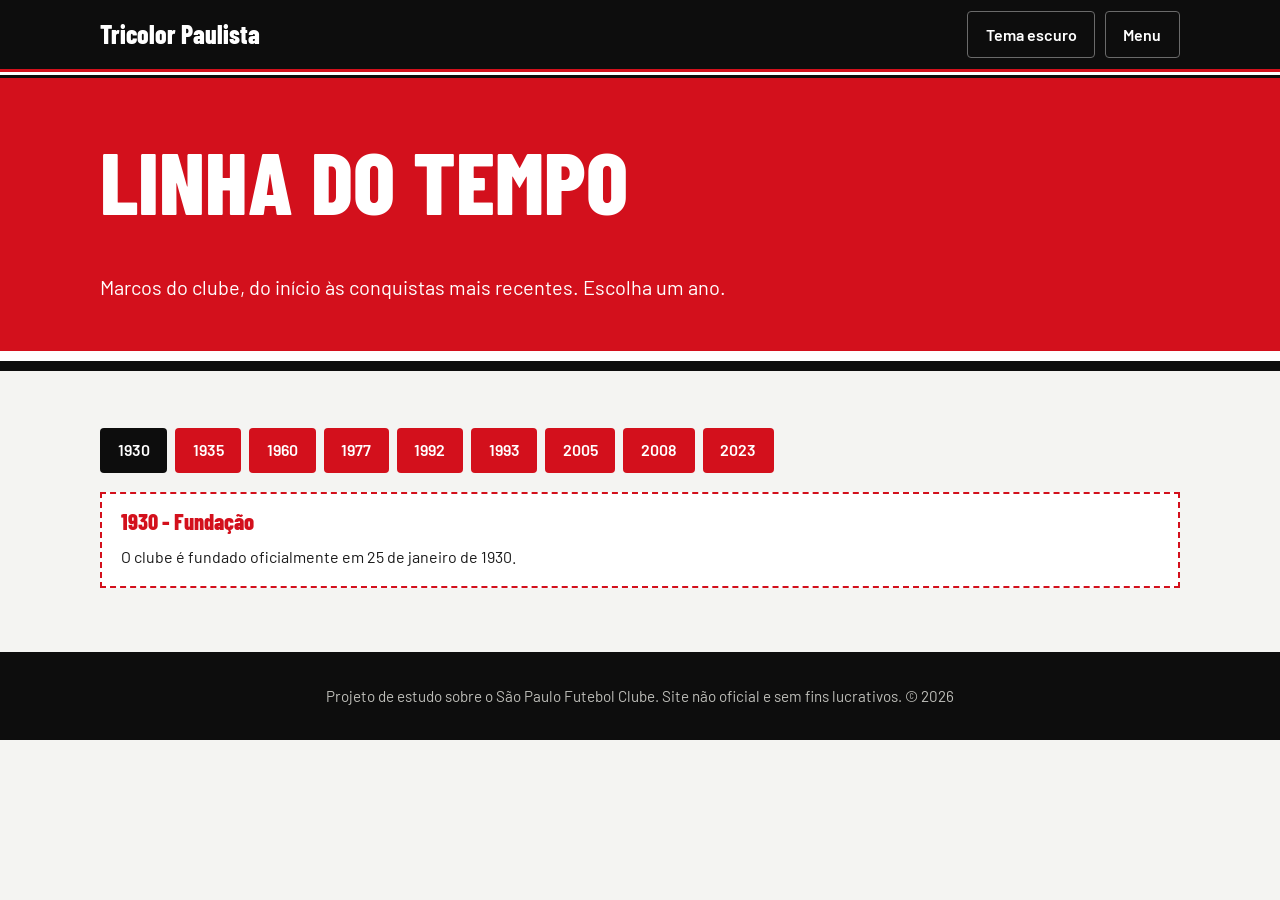
<file: linha-do-tempo.html>
<!DOCTYPE html>
<html lang="pt-BR">
<head>
<meta charset="UTF-8">
<meta name="viewport" content="width=device-width, initial-scale=1">
<title>Linha do tempo | Tricolor Paulista</title>
<meta name="description" content="Marcos do clube, do início às conquistas mais recentes. Escolha um ano.">
<link rel="preconnect" href="https://fonts.googleapis.com">
<link rel="preconnect" href="https://fonts.gstatic.com" crossorigin>
<link href="https://fonts.googleapis.com/css2?family=Barlow+Condensed:wght@700;800&family=Barlow:wght@400;600&display=swap" rel="stylesheet">
<!-- CSS EXTERNO -->
<link rel="stylesheet" href="css/style.css">
<!-- CSS INTERNO (específico desta página) -->
<style>
#evento h3{color:var(--vermelho)}
</style>
</head>
<body id="pagina-linha-do-tempo">
<a class="skip" href="#conteudo">Ir para o conteúdo</a>
<header id="topo">
  <div class="container barra">
    <a class="marca" href="index.html">Tricolor Paulista</a>
    <button id="btn-tema" type="button">Tema escuro</button>
    <button id="btn-menu" type="button" aria-expanded="false" aria-controls="menu">Menu</button>
  </div>
  <nav id="menu" aria-label="Páginas do site" hidden>
    <ul>
      <li><a href="index.html">Início</a></li>
      <li><a href="historia.html">História</a></li>
      <li><a href="estadio.html">Estádio</a></li>
      <li><a href="titulos.html">Títulos</a></li>
      <li><a href="idolos.html">Ídolos</a></li>
      <li><a href="torcida.html">Torcida</a></li>
      <li><a href="clima.html">Clima</a></li>
      <li><a href="linha-do-tempo.html" aria-current="page">Linha do tempo</a></li>
      <li><a href="curiosidades.html">Curiosidades</a></li>
      <li><a href="quiz.html">Quiz</a></li>
      <li><a href="uniformes.html">Uniformes</a></li>
      <li><a href="aproveitamento.html">Aproveitamento</a></li>
      <li><a href="contato.html">Contato</a></li>
      <li><a href="base.html">Base</a></li>
      <li><a href="classicos.html">Clássicos</a></li>
    </ul>
  </nav>
  <!-- CSS INLINE -->
  <div class="faixa" style="height:9px"></div>
</header>
<main id="conteudo">
  <section class="hero">
    <div class="container">
      <h1>Linha do tempo</h1>
      <p class="lead">Marcos do clube, do início às conquistas mais recentes. Escolha um ano.</p>
    </div>
  </section>
  <div class="container conteudo">

    <div class="botoes" id="anos" role="group" aria-label="Anos"></div>
    <article class="resultado" id="evento" aria-live="polite"></article>

  </div>
</main>
<footer>
  <div class="container">
    <p style="margin:0">Projeto de estudo sobre o São Paulo Futebol Clube. Site não oficial e sem fins lucrativos. &copy; <span id="ano"></span></p>
  </div>
</footer>
<script src="js/main.js"></script>
<script src="js/linha-do-tempo.js"></script>
</body>
</html>
</file>
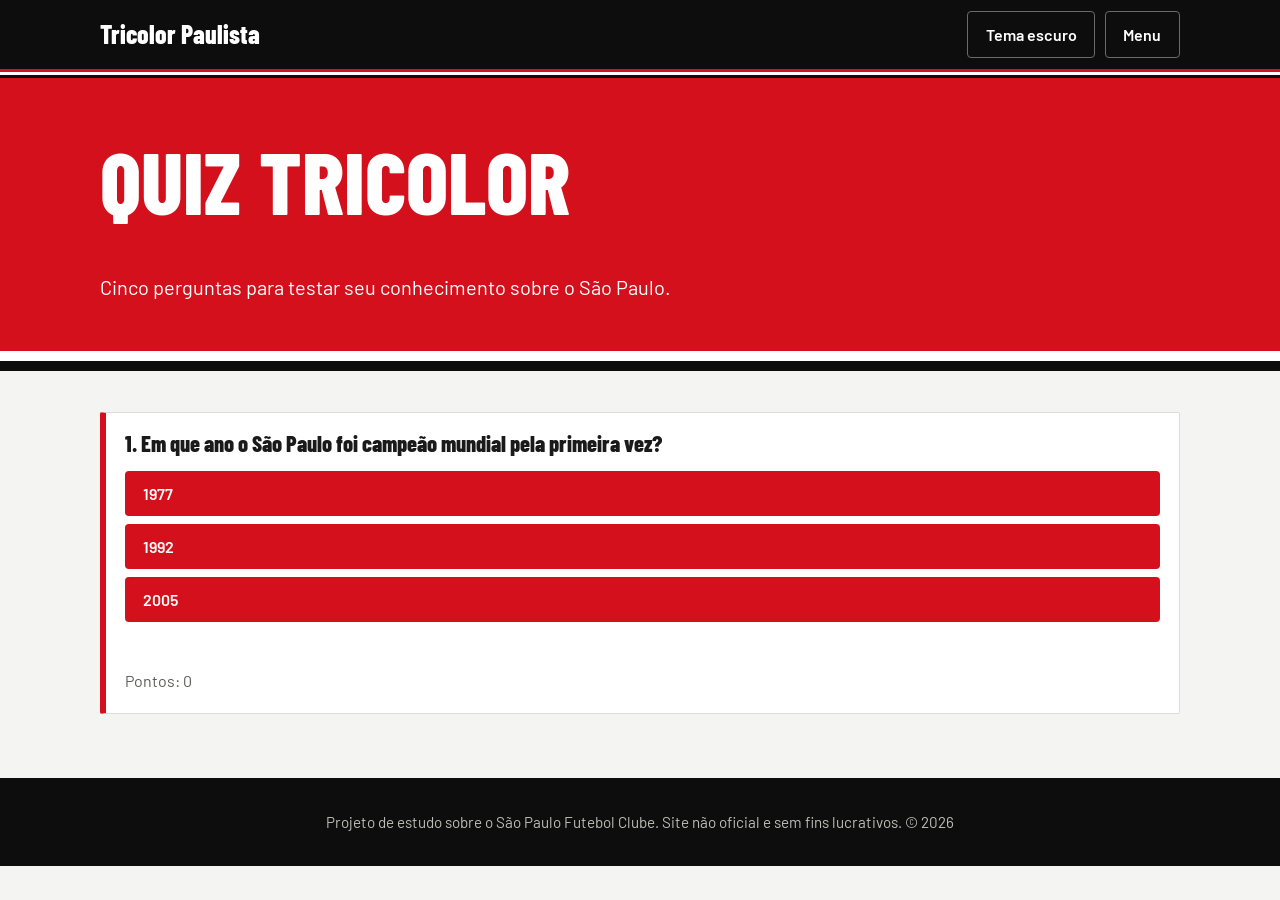
<file: quiz.html>
<!DOCTYPE html>
<html lang="pt-BR">
<head>
<meta charset="UTF-8">
<meta name="viewport" content="width=device-width, initial-scale=1">
<title>Quiz | Tricolor Paulista</title>
<meta name="description" content="Cinco perguntas para testar seu conhecimento sobre o São Paulo.">
<link rel="preconnect" href="https://fonts.googleapis.com">
<link rel="preconnect" href="https://fonts.gstatic.com" crossorigin>
<link href="https://fonts.googleapis.com/css2?family=Barlow+Condensed:wght@700;800&family=Barlow:wght@400;600&display=swap" rel="stylesheet">
<!-- CSS EXTERNO -->
<link rel="stylesheet" href="css/style.css">
<!-- CSS INTERNO (específico desta página) -->
<style>
#opcoes button{text-align:left}
#opcoes button:disabled{opacity:.55;cursor:default}
</style>
</head>
<body id="pagina-quiz">
<a class="skip" href="#conteudo">Ir para o conteúdo</a>
<header id="topo">
  <div class="container barra">
    <a class="marca" href="index.html">Tricolor Paulista</a>
    <button id="btn-tema" type="button">Tema escuro</button>
    <button id="btn-menu" type="button" aria-expanded="false" aria-controls="menu">Menu</button>
  </div>
  <nav id="menu" aria-label="Páginas do site" hidden>
    <ul>
      <li><a href="index.html">Início</a></li>
      <li><a href="historia.html">História</a></li>
      <li><a href="estadio.html">Estádio</a></li>
      <li><a href="titulos.html">Títulos</a></li>
      <li><a href="idolos.html">Ídolos</a></li>
      <li><a href="torcida.html">Torcida</a></li>
      <li><a href="clima.html">Clima</a></li>
      <li><a href="linha-do-tempo.html">Linha do tempo</a></li>
      <li><a href="curiosidades.html">Curiosidades</a></li>
      <li><a href="quiz.html" aria-current="page">Quiz</a></li>
      <li><a href="uniformes.html">Uniformes</a></li>
      <li><a href="aproveitamento.html">Aproveitamento</a></li>
      <li><a href="contato.html">Contato</a></li>
      <li><a href="base.html">Base</a></li>
      <li><a href="classicos.html">Clássicos</a></li>
    </ul>
  </nav>
  <!-- CSS INLINE -->
  <div class="faixa" style="height:9px"></div>
</header>
<main id="conteudo">
  <section class="hero">
    <div class="container">
      <h1>Quiz tricolor</h1>
      <p class="lead">Cinco perguntas para testar seu conhecimento sobre o São Paulo.</p>
    </div>
  </section>
  <div class="container conteudo">

    <section class="card" id="quiz" aria-live="polite">
      <h3 id="pergunta"></h3>
      <div class="botoes" id="opcoes" style="flex-direction:column;align-items:stretch"></div>
      <p id="feedback" style="font-weight:600;min-height:1.6rem"></p>
      <p id="placar" style="color:var(--suave)"></p>
    </section>

  </div>
</main>
<footer>
  <div class="container">
    <p style="margin:0">Projeto de estudo sobre o São Paulo Futebol Clube. Site não oficial e sem fins lucrativos. &copy; <span id="ano"></span></p>
  </div>
</footer>
<script src="js/main.js"></script>
<script src="js/quiz.js"></script>
</body>
</html>
</file>
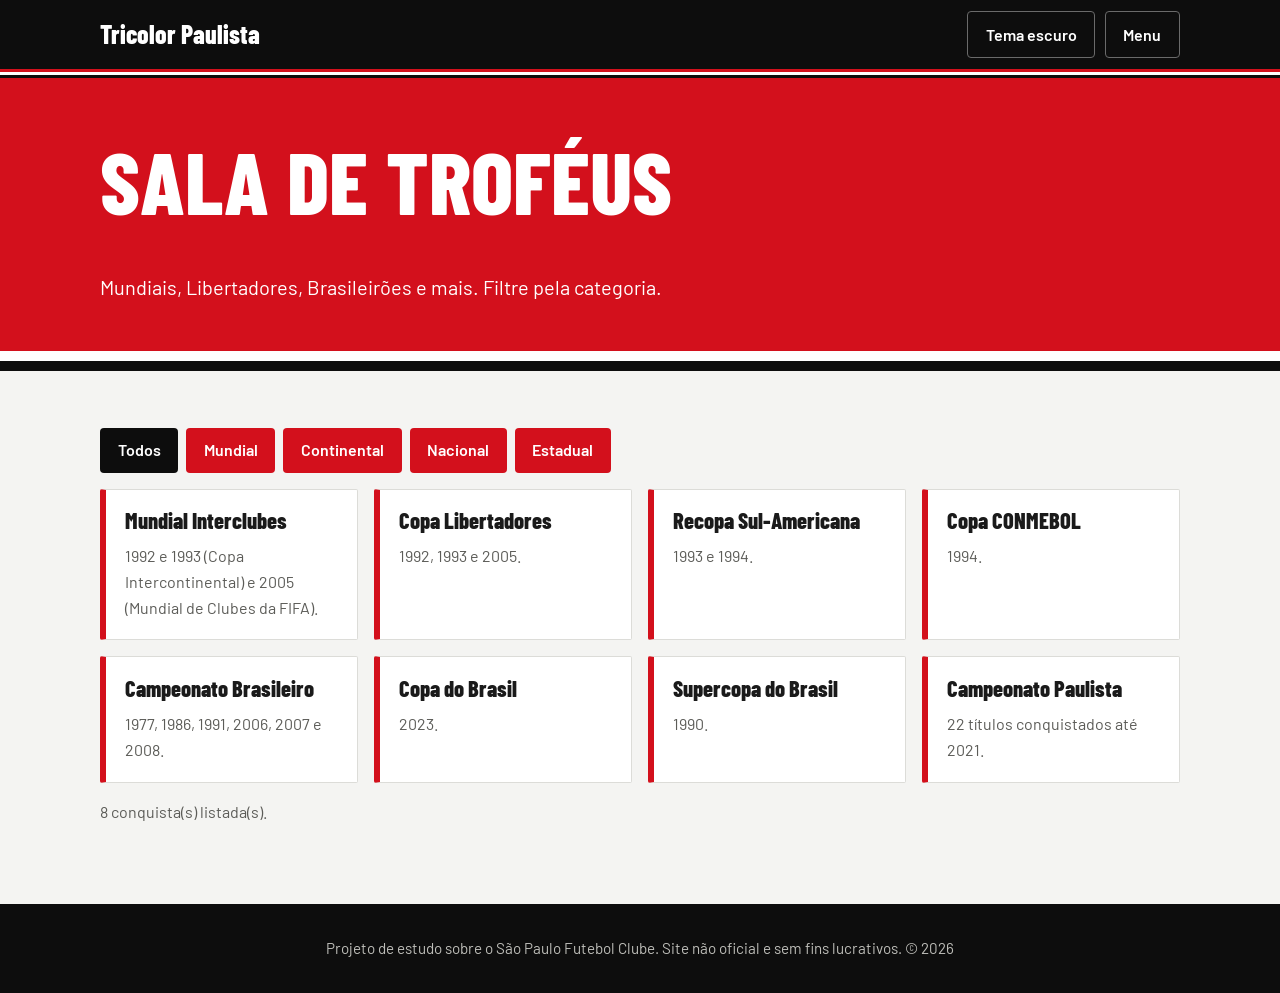
<file: titulos.html>
<!DOCTYPE html>
<html lang="pt-BR">
<head>
<meta charset="UTF-8">
<meta name="viewport" content="width=device-width, initial-scale=1">
<title>Títulos | Tricolor Paulista</title>
<meta name="description" content="Mundiais, Libertadores, Brasileirões e mais. Filtre pela categoria.">
<link rel="preconnect" href="https://fonts.googleapis.com">
<link rel="preconnect" href="https://fonts.gstatic.com" crossorigin>
<link href="https://fonts.googleapis.com/css2?family=Barlow+Condensed:wght@700;800&family=Barlow:wght@400;600&display=swap" rel="stylesheet">
<!-- CSS EXTERNO -->
<link rel="stylesheet" href="css/style.css">
<!-- CSS INTERNO (específico desta página) -->
<style>
#lista-titulos .card[hidden]{display:none}
</style>
</head>
<body id="pagina-titulos">
<a class="skip" href="#conteudo">Ir para o conteúdo</a>
<header id="topo">
  <div class="container barra">
    <a class="marca" href="index.html">Tricolor Paulista</a>
    <button id="btn-tema" type="button">Tema escuro</button>
    <button id="btn-menu" type="button" aria-expanded="false" aria-controls="menu">Menu</button>
  </div>
  <nav id="menu" aria-label="Páginas do site" hidden>
    <ul>
      <li><a href="index.html">Início</a></li>
      <li><a href="historia.html">História</a></li>
      <li><a href="estadio.html">Estádio</a></li>
      <li><a href="titulos.html" aria-current="page">Títulos</a></li>
      <li><a href="idolos.html">Ídolos</a></li>
      <li><a href="torcida.html">Torcida</a></li>
      <li><a href="clima.html">Clima</a></li>
      <li><a href="linha-do-tempo.html">Linha do tempo</a></li>
      <li><a href="curiosidades.html">Curiosidades</a></li>
      <li><a href="quiz.html">Quiz</a></li>
      <li><a href="uniformes.html">Uniformes</a></li>
      <li><a href="aproveitamento.html">Aproveitamento</a></li>
      <li><a href="contato.html">Contato</a></li>
      <li><a href="base.html">Base</a></li>
      <li><a href="classicos.html">Clássicos</a></li>
    </ul>
  </nav>
  <!-- CSS INLINE -->
  <div class="faixa" style="height:9px"></div>
</header>
<main id="conteudo">
  <section class="hero">
    <div class="container">
      <h1>Sala de troféus</h1>
      <p class="lead">Mundiais, Libertadores, Brasileirões e mais. Filtre pela categoria.</p>
    </div>
  </section>
  <div class="container conteudo">

    <div class="botoes" id="filtros" role="group" aria-label="Filtrar títulos">
      <button type="button" data-filtro="todos" aria-pressed="true">Todos</button>
      <button type="button" data-filtro="mundial" aria-pressed="false">Mundial</button>
      <button type="button" data-filtro="continental" aria-pressed="false">Continental</button>
      <button type="button" data-filtro="nacional" aria-pressed="false">Nacional</button>
      <button type="button" data-filtro="estadual" aria-pressed="false">Estadual</button>
    </div>
    <div class="grade" id="lista-titulos">
      <div class="card" data-cat="mundial"><h3>Mundial Interclubes</h3><p>1992 e 1993 (Copa Intercontinental) e 2005 (Mundial de Clubes da FIFA).</p></div>
      <div class="card" data-cat="continental"><h3>Copa Libertadores</h3><p>1992, 1993 e 2005.</p></div>
      <div class="card" data-cat="continental"><h3>Recopa Sul-Americana</h3><p>1993 e 1994.</p></div>
      <div class="card" data-cat="continental"><h3>Copa CONMEBOL</h3><p>1994.</p></div>
      <div class="card" data-cat="nacional"><h3>Campeonato Brasileiro</h3><p>1977, 1986, 1991, 2006, 2007 e 2008.</p></div>
      <div class="card" data-cat="nacional"><h3>Copa do Brasil</h3><p>2023.</p></div>
      <div class="card" data-cat="nacional"><h3>Supercopa do Brasil</h3><p>1990.</p></div>
      <div class="card" data-cat="estadual"><h3>Campeonato Paulista</h3><p>22 títulos conquistados até 2021.</p></div>
    </div>
    <p id="contagem" style="margin-top:1rem;color:var(--suave)" aria-live="polite"></p>

  </div>
</main>
<footer>
  <div class="container">
    <p style="margin:0">Projeto de estudo sobre o São Paulo Futebol Clube. Site não oficial e sem fins lucrativos. &copy; <span id="ano"></span></p>
  </div>
</footer>
<script src="js/main.js"></script>
<script src="js/titulos.js"></script>
</body>
</html>
</file>
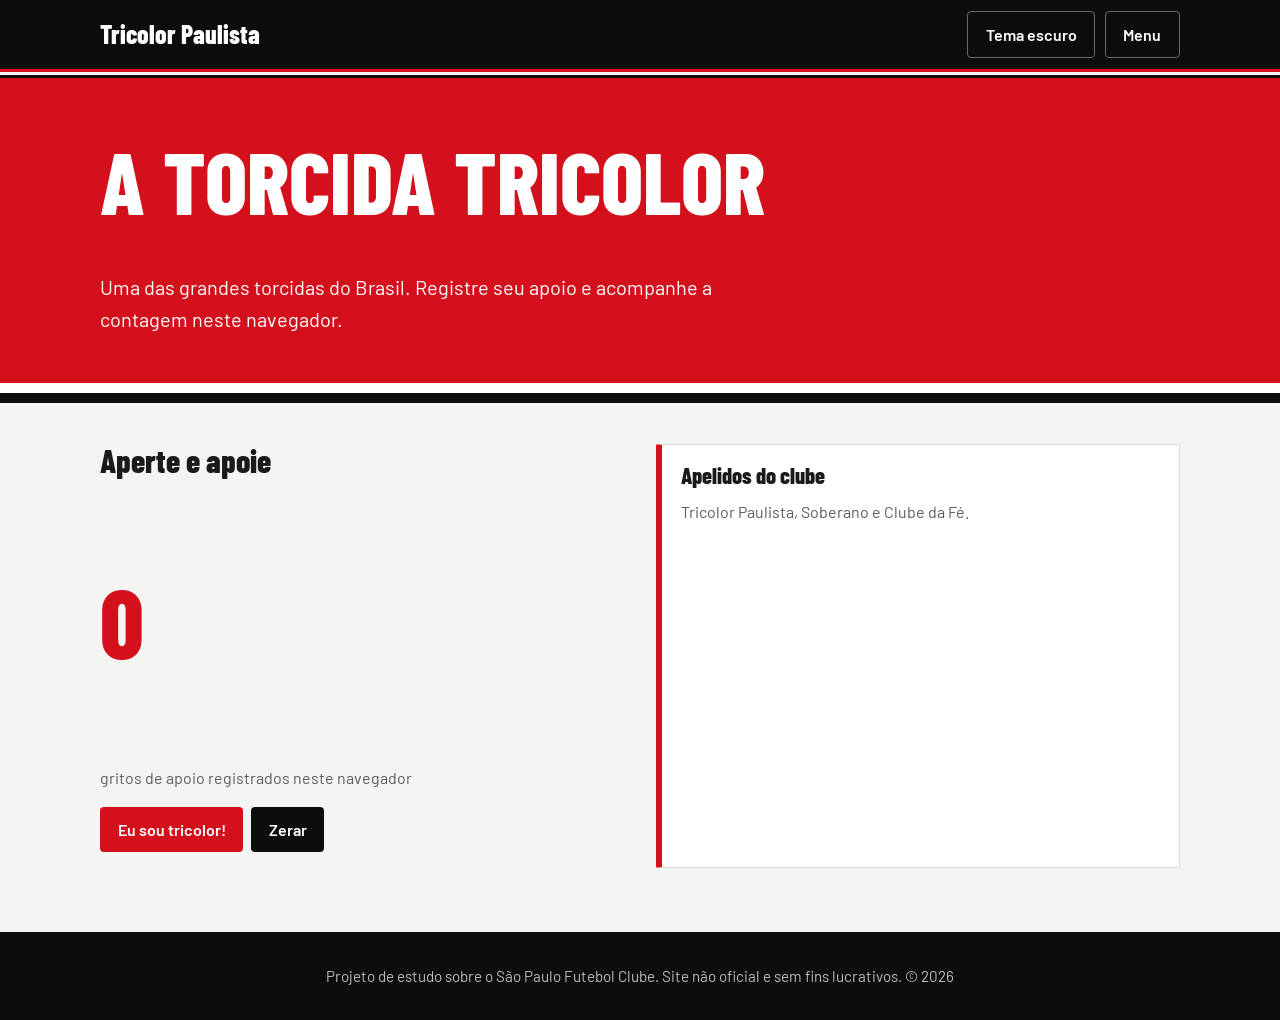
<file: torcida.html>
<!DOCTYPE html>
<html lang="pt-BR">
<head>
<meta charset="UTF-8">
<meta name="viewport" content="width=device-width, initial-scale=1">
<title>Torcida | Tricolor Paulista</title>
<meta name="description" content="Uma das grandes torcidas do Brasil. Registre seu apoio e acompanhe a contagem neste navegador.">
<link rel="preconnect" href="https://fonts.googleapis.com">
<link rel="preconnect" href="https://fonts.gstatic.com" crossorigin>
<link href="https://fonts.googleapis.com/css2?family=Barlow+Condensed:wght@700;800&family=Barlow:wght@400;600&display=swap" rel="stylesheet">
<!-- CSS EXTERNO -->
<link rel="stylesheet" href="css/style.css">
<!-- CSS INTERNO (específico desta página) -->
<style>
#contador{font-size:6rem}
</style>
</head>
<body id="pagina-torcida">
<a class="skip" href="#conteudo">Ir para o conteúdo</a>
<header id="topo">
  <div class="container barra">
    <a class="marca" href="index.html">Tricolor Paulista</a>
    <button id="btn-tema" type="button">Tema escuro</button>
    <button id="btn-menu" type="button" aria-expanded="false" aria-controls="menu">Menu</button>
  </div>
  <nav id="menu" aria-label="Páginas do site" hidden>
    <ul>
      <li><a href="index.html">Início</a></li>
      <li><a href="historia.html">História</a></li>
      <li><a href="estadio.html">Estádio</a></li>
      <li><a href="titulos.html">Títulos</a></li>
      <li><a href="idolos.html">Ídolos</a></li>
      <li><a href="torcida.html" aria-current="page">Torcida</a></li>
      <li><a href="clima.html">Clima</a></li>
      <li><a href="linha-do-tempo.html">Linha do tempo</a></li>
      <li><a href="curiosidades.html">Curiosidades</a></li>
      <li><a href="quiz.html">Quiz</a></li>
      <li><a href="uniformes.html">Uniformes</a></li>
      <li><a href="aproveitamento.html">Aproveitamento</a></li>
      <li><a href="contato.html">Contato</a></li>
      <li><a href="base.html">Base</a></li>
      <li><a href="classicos.html">Clássicos</a></li>
    </ul>
  </nav>
  <!-- CSS INLINE -->
  <div class="faixa" style="height:9px"></div>
</header>
<main id="conteudo">
  <section class="hero">
    <div class="container">
      <h1>A torcida tricolor</h1>
      <p class="lead">Uma das grandes torcidas do Brasil. Registre seu apoio e acompanhe a contagem neste navegador.</p>
    </div>
  </section>
  <div class="container conteudo">

    <div class="duas-colunas">
      <section>
        <h2>Aperte e apoie</h2>
        <p class="numero" id="contador">0</p>
        <p style="color:var(--suave)">gritos de apoio registrados neste navegador</p>
        <div class="botoes">
          <button type="button" id="btn-gritar">Eu sou tricolor!</button>
          <button type="button" id="btn-zerar" style="background:#0d0d0d">Zerar</button>
        </div>
      </section>
      <section class="card">
        <h3>Apelidos do clube</h3>
        <p>Tricolor Paulista, Soberano e Clube da Fé.</p>
        <p id="mensagem-torcida" aria-live="polite" style="font-weight:600"></p>
      </section>
    </div>

  </div>
</main>
<footer>
  <div class="container">
    <p style="margin:0">Projeto de estudo sobre o São Paulo Futebol Clube. Site não oficial e sem fins lucrativos. &copy; <span id="ano"></span></p>
  </div>
</footer>
<script src="js/main.js"></script>
<script src="js/torcida.js"></script>
</body>
</html>
</file>
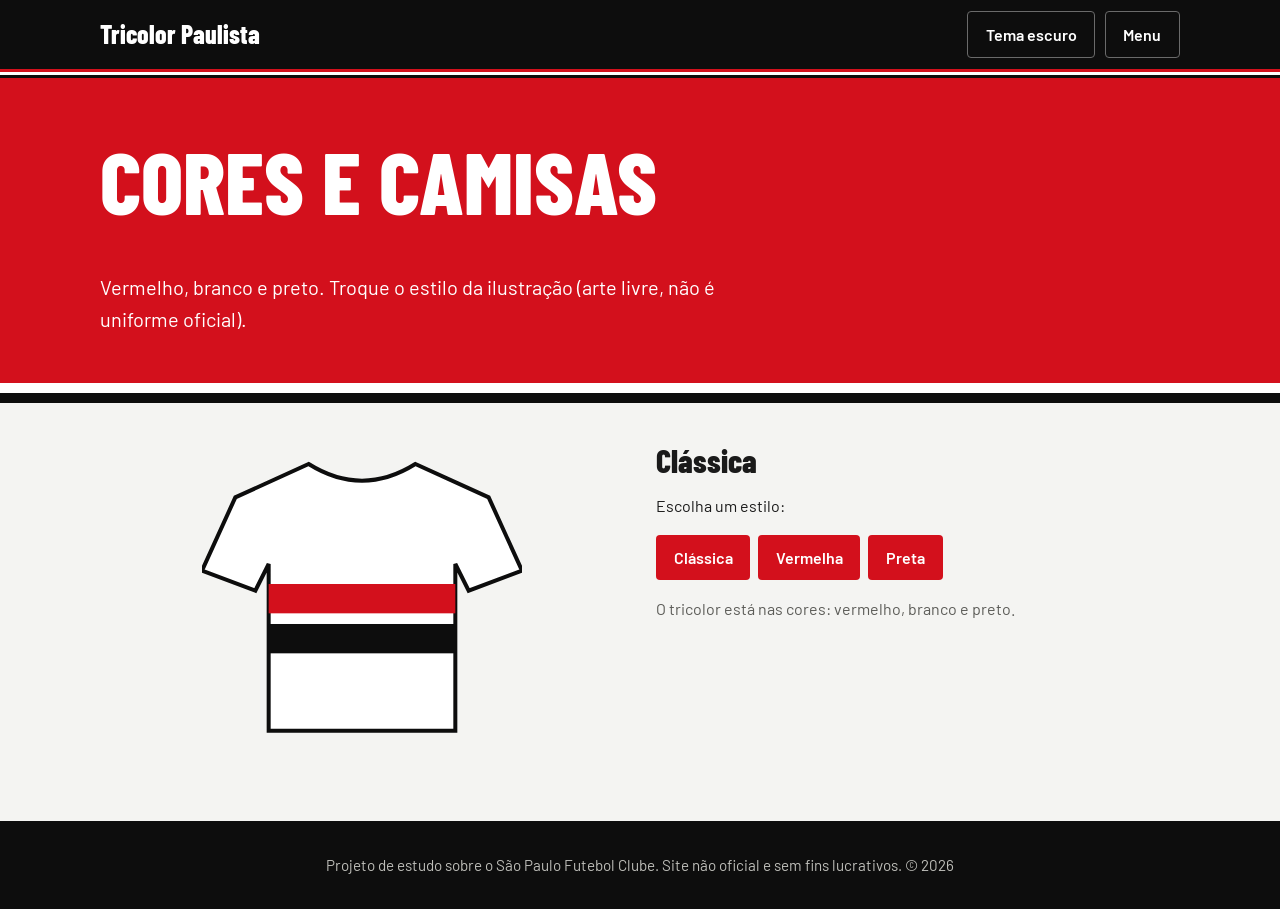
<file: uniformes.html>
<!DOCTYPE html>
<html lang="pt-BR">
<head>
<meta charset="UTF-8">
<meta name="viewport" content="width=device-width, initial-scale=1">
<title>Uniformes | Tricolor Paulista</title>
<meta name="description" content="Vermelho, branco e preto. Troque o estilo da ilustração (arte livre, não é uniforme oficial).">
<link rel="preconnect" href="https://fonts.googleapis.com">
<link rel="preconnect" href="https://fonts.gstatic.com" crossorigin>
<link href="https://fonts.googleapis.com/css2?family=Barlow+Condensed:wght@700;800&family=Barlow:wght@400;600&display=swap" rel="stylesheet">
<!-- CSS EXTERNO -->
<link rel="stylesheet" href="css/style.css">
<!-- CSS INTERNO (específico desta página) -->
<style>
#camisa path{transition:fill .3s}
</style>
</head>
<body id="pagina-uniformes">
<a class="skip" href="#conteudo">Ir para o conteúdo</a>
<header id="topo">
  <div class="container barra">
    <a class="marca" href="index.html">Tricolor Paulista</a>
    <button id="btn-tema" type="button">Tema escuro</button>
    <button id="btn-menu" type="button" aria-expanded="false" aria-controls="menu">Menu</button>
  </div>
  <nav id="menu" aria-label="Páginas do site" hidden>
    <ul>
      <li><a href="index.html">Início</a></li>
      <li><a href="historia.html">História</a></li>
      <li><a href="estadio.html">Estádio</a></li>
      <li><a href="titulos.html">Títulos</a></li>
      <li><a href="idolos.html">Ídolos</a></li>
      <li><a href="torcida.html">Torcida</a></li>
      <li><a href="clima.html">Clima</a></li>
      <li><a href="linha-do-tempo.html">Linha do tempo</a></li>
      <li><a href="curiosidades.html">Curiosidades</a></li>
      <li><a href="quiz.html">Quiz</a></li>
      <li><a href="uniformes.html" aria-current="page">Uniformes</a></li>
      <li><a href="aproveitamento.html">Aproveitamento</a></li>
      <li><a href="contato.html">Contato</a></li>
      <li><a href="base.html">Base</a></li>
      <li><a href="classicos.html">Clássicos</a></li>
    </ul>
  </nav>
  <!-- CSS INLINE -->
  <div class="faixa" style="height:9px"></div>
</header>
<main id="conteudo">
  <section class="hero">
    <div class="container">
      <h1>Cores e camisas</h1>
      <p class="lead">Vermelho, branco e preto. Troque o estilo da ilustração (arte livre, não é uniforme oficial).</p>
    </div>
  </section>
  <div class="container conteudo">

    <div class="duas-colunas">
      <div style="text-align:center">
        <svg viewBox="0 0 240 230" id="camisa" role="img" aria-label="Ilustração de camisa" style="max-width:320px;width:100%">
          <path id="corpo" d="M80 15 Q120 40 160 15 L215 40 L240 95 L200 110 L190 90 L190 215 L50 215 L50 90 L40 110 L0 95 L25 40 Z" fill="#fff" stroke="#0d0d0d" stroke-width="3"/>
          <rect id="faixa1" x="50" y="105" width="140" height="22" fill="#D3101C"/>
          <rect id="faixa2" x="50" y="135" width="140" height="22" fill="#0d0d0d"/>
        </svg>
      </div>
      <section>
        <h2 id="nome-estilo">Clássica</h2>
        <p>Escolha um estilo:</p>
        <div class="botoes" id="estilos">
          <button type="button" data-estilo="classica">Clássica</button>
          <button type="button" data-estilo="vermelha">Vermelha</button>
          <button type="button" data-estilo="preta">Preta</button>
        </div>
        <p style="color:var(--suave)">O tricolor está nas cores: vermelho, branco e preto.</p>
      </section>
    </div>

  </div>
</main>
<footer>
  <div class="container">
    <p style="margin:0">Projeto de estudo sobre o São Paulo Futebol Clube. Site não oficial e sem fins lucrativos. &copy; <span id="ano"></span></p>
  </div>
</footer>
<script src="js/main.js"></script>
<script src="js/uniformes.js"></script>
</body>
</html>
</file>
<file: css/style.css>
/* ===== CSS EXTERNO (global) =====
   Seletores de TAG, CLASSE e ID usados em todo o site. */
:root{--vermelho:#D3101C;--preto:#0d0d0d;--fundo:#f4f4f2;--texto:#1a1a1a;--card:#fff;--borda:#dcdcd8;--suave:#5c5c58}
*{box-sizing:border-box}

/* --- seletores de tag --- */
body{margin:0;font-family:'Barlow',system-ui,sans-serif;background:var(--fundo);color:var(--texto);line-height:1.6;transition:background .2s}
h1,h2,h3{font-family:'Barlow Condensed','Arial Narrow',sans-serif;line-height:1.05;margin:0 0 .5em}
h1{font-size:clamp(2.6rem,8vw,5.5rem);font-weight:800;text-transform:uppercase}
h2{font-size:2rem;font-weight:800}
h3{font-size:1.4rem;font-weight:800}
a{color:var(--vermelho)}
input,select,textarea{font:inherit;width:100%;padding:.6rem;border:2px solid var(--borda);border-radius:4px;background:var(--card);color:var(--texto)}
label{display:block;font-weight:600;margin:.8rem 0 .25rem}
button{cursor:pointer;font:inherit;font-weight:600;border:0;border-radius:4px;padding:.6rem 1.1rem;background:var(--vermelho);color:#fff}
button:hover{background:#a80c16}
footer{background:var(--preto);color:#bdbdb8;padding:2rem 0;margin-top:3rem;text-align:center;font-size:.95rem}

/* --- tema escuro --- */
body.escuro{--fundo:#141414;--texto:#eee;--card:#1f1f1f;--borda:#3a3a3a;--suave:#a9a9a4}
body.escuro a{color:#ff7078}

/* --- seletores de classe --- */
.container{width:min(1080px,92%);margin-inline:auto}
.barra{display:flex;align-items:center;gap:.6rem;padding:.7rem 0}
.marca{font-family:'Barlow Condensed',sans-serif;font-size:1.6rem;font-weight:800;color:#fff!important;text-decoration:none;margin-right:auto}
.faixa{background:linear-gradient(#D3101C 0 34%,#fff 34% 67%,#0d0d0d 67%)}
.hero{background:var(--vermelho);color:#fff;padding:3.5rem 0 3rem;border-bottom:10px solid #fff;box-shadow:0 10px 0 var(--preto)}
.lead{font-size:1.25rem;max-width:60ch;margin:0}
.conteudo{padding:3.2rem 0 1rem}
.grade{display:grid;gap:1rem;grid-template-columns:repeat(auto-fill,minmax(250px,1fr))}
.card{background:var(--card);border:1px solid var(--borda);border-left:6px solid var(--vermelho);padding:1.2rem;border-radius:2px}
.card--preto{border-left-color:var(--preto)}
.card a.titulo{font-family:'Barlow Condensed',sans-serif;font-size:1.5rem;font-weight:800;text-decoration:none}
.card p{margin:.3rem 0 0;color:var(--suave)}
.botoes{display:flex;flex-wrap:wrap;gap:.5rem;margin:1rem 0}
.botoes button[aria-pressed="true"]{background:var(--preto)}
.resultado{margin-top:1.2rem;padding:1rem 1.2rem;background:var(--card);border:2px dashed var(--vermelho)}
.numero{font-family:'Barlow Condensed',sans-serif;font-size:4rem;font-weight:800;color:var(--vermelho);line-height:1}
.erro{color:#b00020;font-weight:600}
.skip{position:absolute;left:-999px}
.skip:focus{left:1rem;top:1rem;background:#fff;color:#000;padding:.5rem;z-index:99}
.duas-colunas{display:grid;gap:2rem;grid-template-columns:repeat(auto-fit,minmax(280px,1fr))}

/* --- seletores de ID --- */
#topo{background:var(--preto);color:#fff;position:sticky;top:0;z-index:10}
#btn-menu,#btn-tema{background:transparent;border:1px solid #6a6a6a}
#btn-menu:hover,#btn-tema:hover{background:#2a2a2a}
#menu{background:#1a1a1a;padding:1rem 4%}
#menu[hidden]{display:none}
#menu ul{list-style:none;margin:0 auto;padding:0;display:grid;grid-template-columns:repeat(auto-fill,minmax(170px,1fr));gap:.2rem;max-width:1080px}
#menu a{display:block;padding:.4rem .7rem;color:#fff;text-decoration:none;border-left:3px solid transparent}
#menu a:hover,#menu a[aria-current]{border-left-color:var(--vermelho);background:#2a2a2a}

:focus-visible{outline:3px solid #ffb703;outline-offset:2px}
@media (prefers-reduced-motion:reduce){*{transition:none!important;animation:none!important}}
</file>
